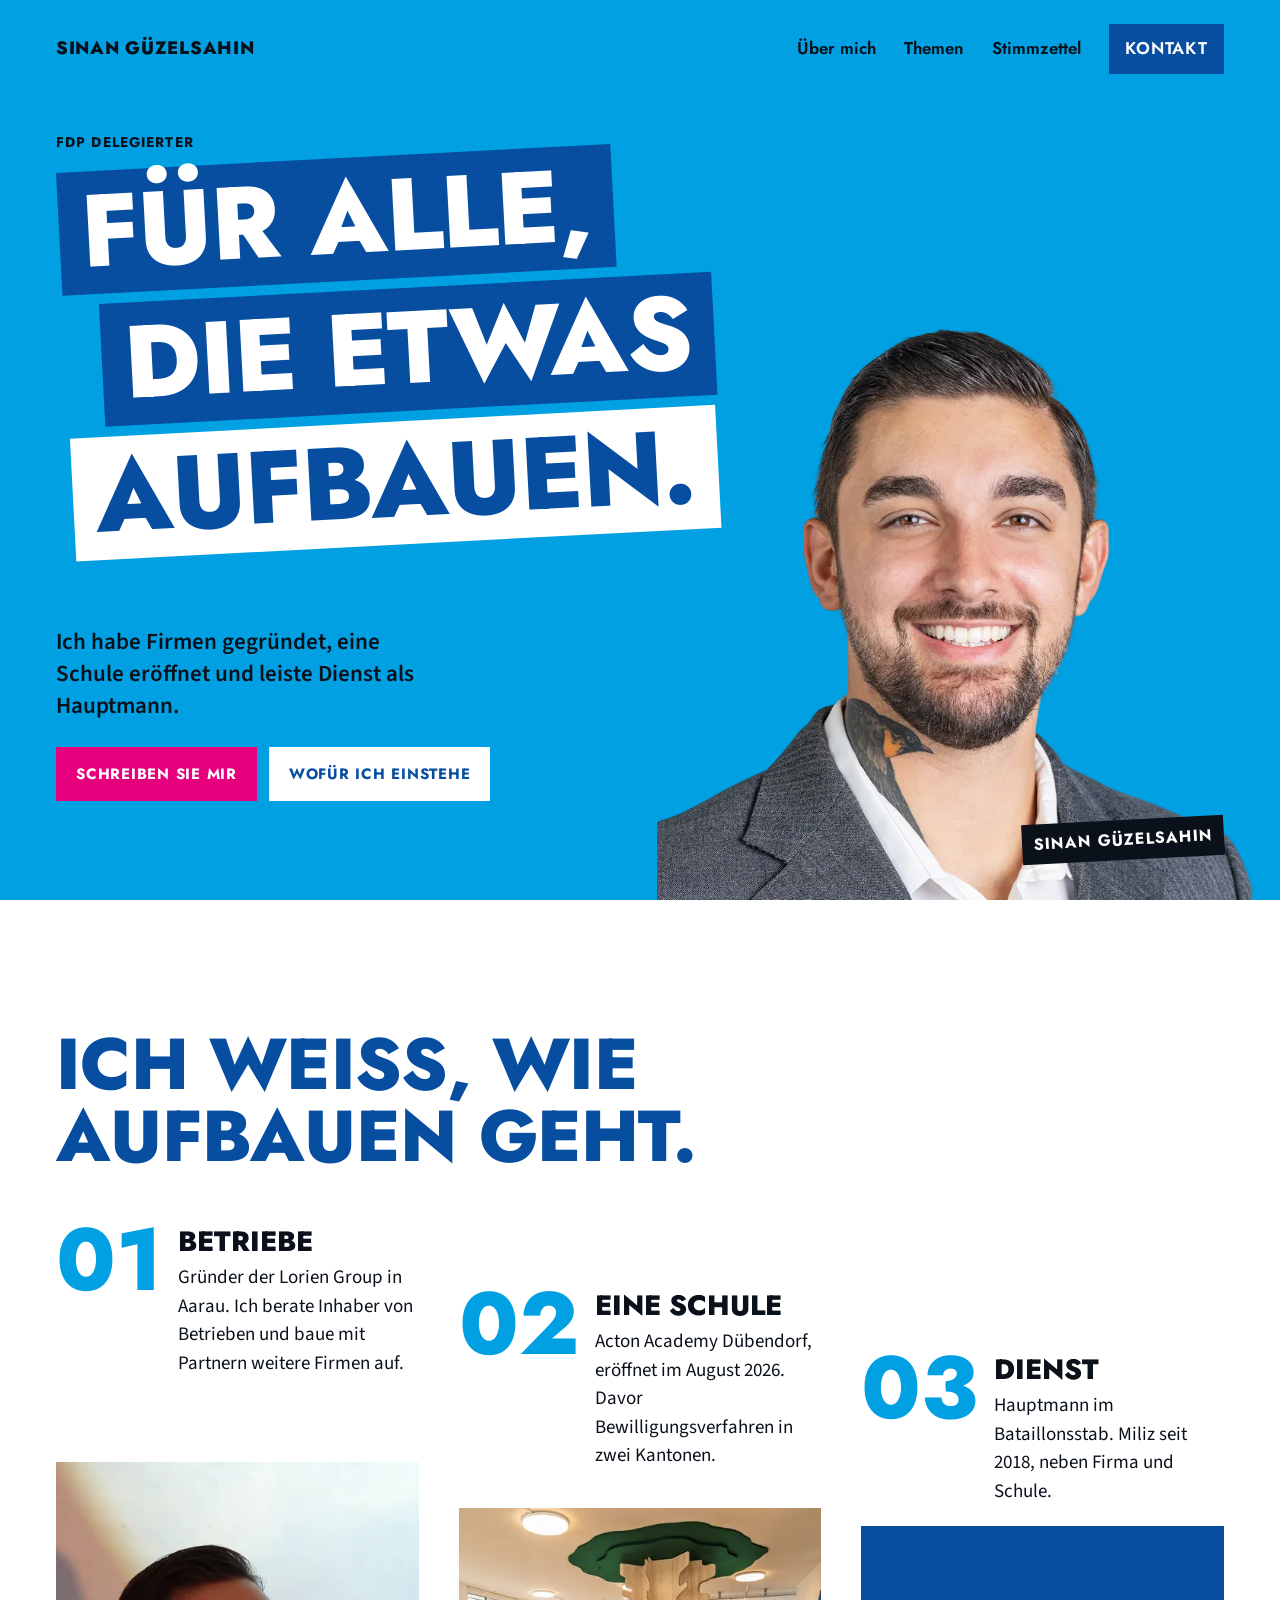
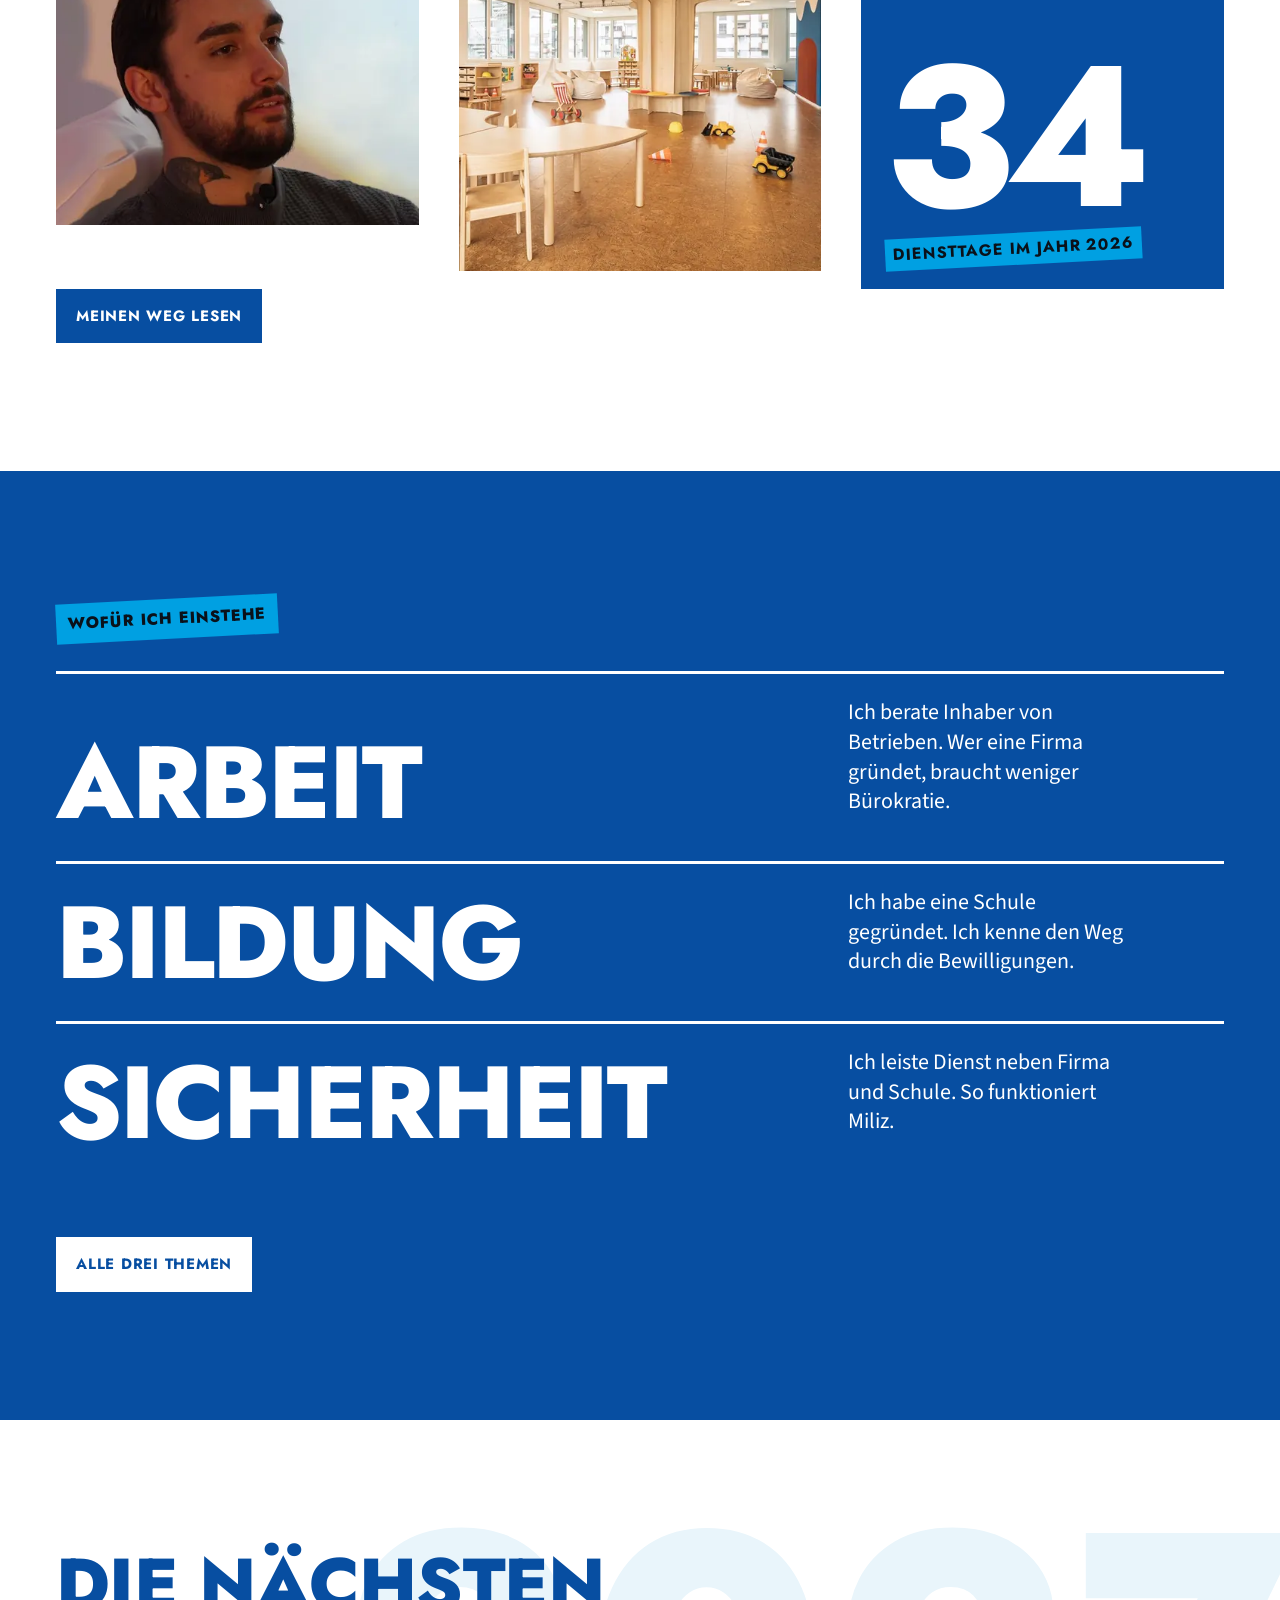
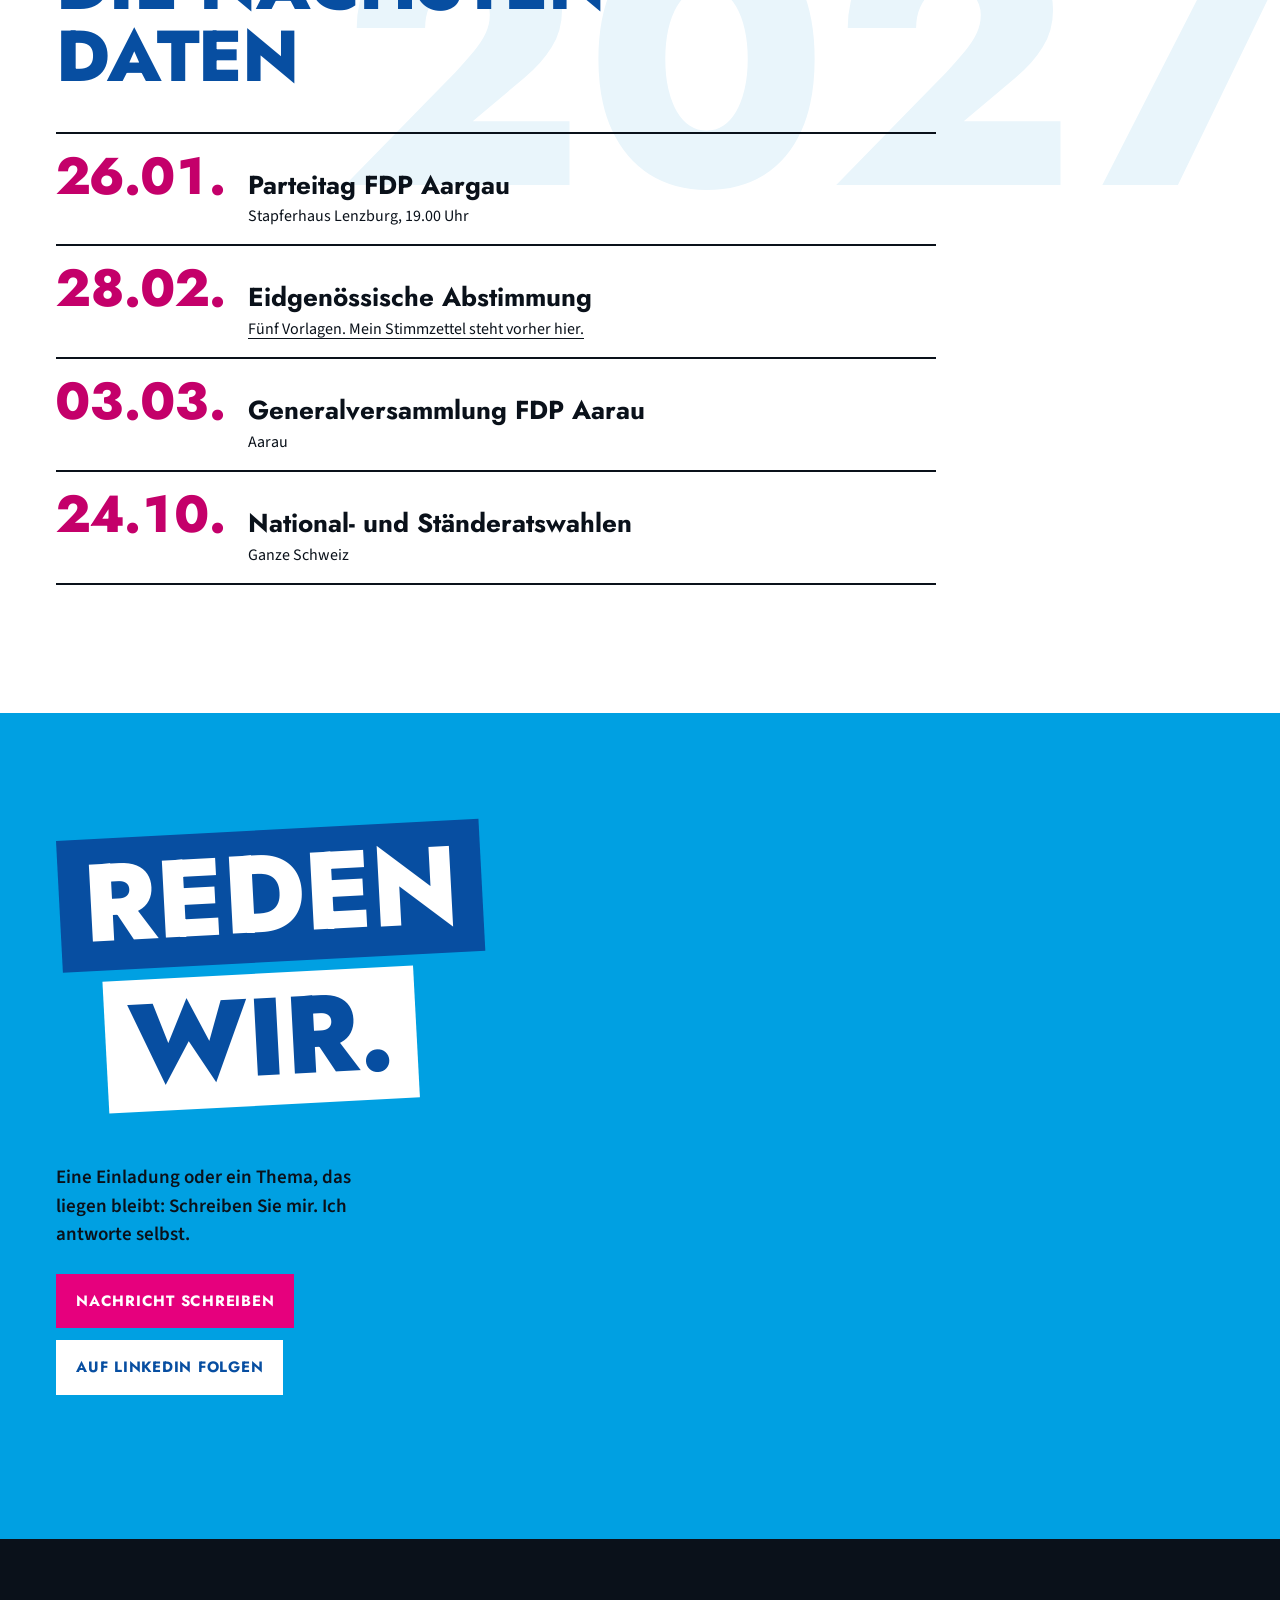
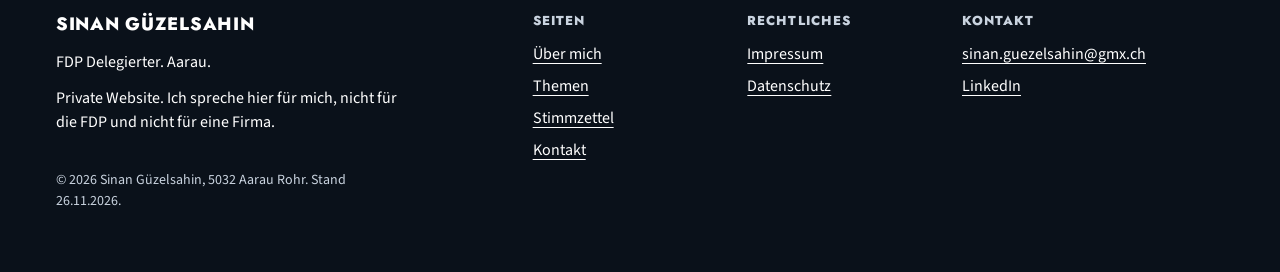
<file: index.html>
<!doctype html>
<html lang="de-CH">
<head>
<meta charset="utf-8">
<meta name="viewport" content="width=device-width, initial-scale=1">
<title>Sinan Güzelsahin. Für alle, die etwas aufbauen.</title>
<meta name="description" content="Sinan Güzelsahin aus Aarau: Unternehmer, Schulgründer und Hauptmann. FDP Delegierter. Wofür er einsteht und wie er stimmt.">
<meta name="robots" content="noindex, nofollow">
<link rel="canonical" href="https://leitung-gif.github.io/sinan-antritt/">
<meta name="author" content="Sinan Güzelsahin">
<meta name="theme-color" content="#00a0e2">
<link rel="icon" href="favicon.ico" sizes="32x32">
<link rel="icon" href="icon.svg" type="image/svg+xml">
<link rel="apple-touch-icon" href="apple-touch-icon.png">
<link rel="manifest" href="site.webmanifest">
<link rel="preload" href="schrift/jost.woff2" as="font" type="font/woff2" crossorigin>
<link rel="stylesheet" href="css/stil.css?v=797c60c5">
<meta property="og:type" content="website">
<meta property="og:site_name" content="Sinan Güzelsahin">
<meta property="og:locale" content="de_CH">
<meta property="og:title" content="Sinan Güzelsahin. Für alle, die etwas aufbauen.">
<meta property="og:description" content="Sinan Güzelsahin aus Aarau: Unternehmer, Schulgründer und Hauptmann. FDP Delegierter. Wofür er einsteht und wie er stimmt.">
<meta property="og:url" content="https://leitung-gif.github.io/sinan-antritt/">
<meta property="og:image" content="https://leitung-gif.github.io/sinan-antritt/bilder/og.jpg">
<meta property="og:image:width" content="1200">
<meta property="og:image:height" content="630">
<meta property="og:image:alt" content="Für alle, die etwas aufbauen. Sinan Güzelsahin vor cyanfarbenem Grund.">
<meta name="twitter:card" content="summary_large_image">
<meta name="twitter:title" content="Sinan Güzelsahin. Für alle, die etwas aufbauen.">
<meta name="twitter:description" content="Sinan Güzelsahin aus Aarau: Unternehmer, Schulgründer und Hauptmann. FDP Delegierter. Wofür er einsteht und wie er stimmt.">
<meta name="twitter:image" content="https://leitung-gif.github.io/sinan-antritt/bilder/og.jpg">
<script type="application/ld+json">{"@context": "https://schema.org", "@graph": [{"@type": "WebSite", "@id": "https://leitung-gif.github.io/sinan-antritt/#website", "url": "https://leitung-gif.github.io/sinan-antritt/", "name": "Sinan Güzelsahin", "inLanguage": "de-CH", "publisher": {"@id": "https://leitung-gif.github.io/sinan-antritt/#person"}}, {"@type": "Person", "@id": "https://leitung-gif.github.io/sinan-antritt/#person", "name": "Sinan Güzelsahin", "alternateName": ["Sinan Guezelsahin", "Sinan Guzelsahin"], "url": "https://leitung-gif.github.io/sinan-antritt/", "image": "https://leitung-gif.github.io/sinan-antritt/bilder/sinan-studio-1024.jpg", "description": "Sinan Güzelsahin, Jahrgang 1998, ist Unternehmer, Schulgründer und Hauptmann der Schweizer Armee. Er ist in Brunegg aufgewachsen und lebt in Aarau. Er ist FDP Delegierter und sitzt im Vorstand der FDP Aarau und des FORUM AARGAU.", "jobTitle": "Unternehmer", "email": "mailto:sinan.guezelsahin@gmx.ch", "birthDate": "1998", "homeLocation": {"@type": "Place", "name": "Aarau, Schweiz"}, "worksFor": [{"@id": "https://leitung-gif.github.io/sinan-antritt/#lorien"}, {"@type": "Organization", "name": "Acton Academy Dübendorf AG"}], "memberOf": [{"@type": "Organization", "name": "FDP.Die Liberalen Aarau"}, {"@type": "Organization", "name": "Jungfreisinnige Aarau-Lenzburg-Kulm"}, {"@type": "Organization", "name": "FORUM AARGAU"}], "knowsAbout": ["Unternehmertum", "Bildung", "Milizarmee"], "sameAs": ["https://www.linkedin.com/in/sinan-guezelsahin"]}, {"@type": "Organization", "@id": "https://leitung-gif.github.io/sinan-antritt/#lorien", "name": "Lorien Group", "url": "https://lorien.group/", "founder": {"@id": "https://leitung-gif.github.io/sinan-antritt/#person"}}, {"@type": "WebPage", "@id": "https://leitung-gif.github.io/sinan-antritt/#seite", "url": "https://leitung-gif.github.io/sinan-antritt/", "name": "Sinan Güzelsahin. Für alle, die etwas aufbauen.", "description": "Sinan Güzelsahin aus Aarau: Unternehmer, Schulgründer und Hauptmann. FDP Delegierter. Wofür er einsteht und wie er stimmt.", "inLanguage": "de-CH", "isPartOf": {"@id": "https://leitung-gif.github.io/sinan-antritt/#website"}, "about": {"@id": "https://leitung-gif.github.io/sinan-antritt/#person"}, "dateModified": "2026-11-26"}]}</script>
</head>
<body class="start">
<a class="sprung" href="#inhalt">Zum Inhalt</a>
<header class="kopf">
<a class="marke" href="./">Sinan Güzelsahin</a>
<div class="kopf__rechts">
<nav class="nav" aria-label="Hauptnavigation"><ul><li><a href="ueber-mich.html">Über mich</a></li><li><a href="themen.html">Themen</a></li><li><a href="stimmzettel.html">Stimmzettel</a></li><li><a class="kopf__knopf" href="kontakt.html">Kontakt</a></li></ul></nav>
<details class="menue"><summary>Menü</summary><nav aria-label="Hauptnavigation mobil"><ul><li><a href="./">Start</a></li><li><a href="ueber-mich.html">Über mich</a></li><li><a href="themen.html">Themen</a></li><li><a href="stimmzettel.html">Stimmzettel</a></li><li><a href="kontakt.html">Kontakt</a></li></ul></nav></details>
</div>
</header>
<main id="inhalt">
<section class="plakat plakat--start" id="oben">
<div class="plakat__text">
<p class="plakat__rolle">FDP Delegierter</p>
<h1 class="balken " style="--n:9.5"><span>Für alle,</span><span>die etwas</span><span>aufbauen.</span></h1>
<p class="plakat__satz">Ich habe Firmen gegründet, eine Schule eröffnet und leiste Dienst als Hauptmann.</p>
<p class="knoepfe"><a class="knopf knopf--magenta" href="kontakt.html">Schreiben Sie mir</a>
<a class="knopf knopf--weiss" href="themen.html">Wofür ich einstehe</a></p>
</div>
<picture class="plakat__bild"><source type="image/webp" srcset="bilder/sinan-studio-480.webp 480w, bilder/sinan-studio-800.webp 800w, bilder/sinan-studio-1024.webp 1024w" sizes="(min-width:900px) 46vw, 96vw"><img src="bilder/sinan-studio-1024.jpg" srcset="bilder/sinan-studio-480.jpg 480w, bilder/sinan-studio-800.jpg 800w, bilder/sinan-studio-1024.jpg 1024w" sizes="(min-width:900px) 46vw, 96vw" width="1024" height="1024" alt="Sinan Güzelsahin lacht in die Kamera, grauer Veston, weisses Hemd" fetchpriority="high"></picture>
<p class="plakat__name" aria-hidden="true">Sinan Güzelsahin</p>
</section>

<section class="abschnitt gebaut" aria-labelledby="gebaut">
<h2 class="titel" id="gebaut">Ich weiss, wie Aufbauen geht.</h2>
<ol class="gebaut__liste"><li><span class="gebaut__nr" aria-hidden="true">01</span><div><h3>Betriebe</h3><p>Gründer der Lorien Group in Aarau. Ich berate Inhaber von Betrieben und baue mit Partnern weitere Firmen auf.</p></div><figure class="gebaut__bild"><picture><source type="image/webp" srcset="bilder/sinan-profil-480.webp 480w, bilder/sinan-profil-800.webp 800w" sizes="(min-width:900px) 30vw, 92vw"><img src="bilder/sinan-profil-800.jpg" srcset="bilder/sinan-profil-480.jpg 480w, bilder/sinan-profil-800.jpg 800w" sizes="(min-width:900px) 30vw, 92vw" width="800" height="889" alt="Sinan Güzelsahin im Profil, im Gespräch, helles Licht" loading="lazy" decoding="async"></picture></figure></li><li><span class="gebaut__nr" aria-hidden="true">02</span><div><h3>Eine Schule</h3><p>Acton Academy Dübendorf, eröffnet im August 2026. Davor Bewilligungsverfahren in zwei Kantonen.</p></div><figure class="gebaut__bild"><picture><source type="image/webp" srcset="bilder/acton-raum-480.webp 480w, bilder/acton-raum-800.webp 800w" sizes="(min-width:900px) 30vw, 92vw"><img src="bilder/acton-raum-800.jpg" srcset="bilder/acton-raum-480.jpg 480w, bilder/acton-raum-800.jpg 800w" sizes="(min-width:900px) 30vw, 92vw" width="800" height="1000" alt="Lernraum der Acton Academy Dübendorf mit Holzbaum in der Mitte, Tischen und Spielsachen" loading="lazy" decoding="async"></picture></figure></li><li><span class="gebaut__nr" aria-hidden="true">03</span><div><h3>Dienst</h3><p>Hauptmann im Bataillonsstab. Miliz seit 2018, neben Firma und Schule.</p></div><div class="gebaut__zahl" aria-hidden="true"><b>34</b><span>Diensttage im Jahr 2026</span></div></li></ol>
<p class="weiter"><a class="knopf knopf--blau" href="ueber-mich.html">Meinen Weg lesen</a></p>
</section>

<section class="abschnitt dunkel wofuer" aria-labelledby="wofuer">
<h2 class="etikett" id="wofuer">Wofür ich einstehe</h2>
<ul class="wofuer__liste"><li><h3>Arbeit</h3><p>Ich berate Inhaber von Betrieben. Wer eine Firma gründet, braucht weniger Bürokratie.</p></li><li><h3>Bildung</h3><p>Ich habe eine Schule gegründet. Ich kenne den Weg durch die Bewilligungen.</p></li><li><h3>Sicherheit</h3><p>Ich leiste Dienst neben Firma und Schule. So funktioniert Miliz.</p></li></ul>
<p class="weiter"><a class="knopf knopf--weiss" href="themen.html">Alle drei Themen</a></p>
</section>

<section class="abschnitt daten" aria-labelledby="daten">
<h2 class="titel" id="daten">Die nächsten Daten</h2>
<ul class="daten__liste"><li><time datetime="2027-01-26">26.01.</time><div><strong>Parteitag FDP Aargau</strong><span>Stapferhaus Lenzburg, 19.00 Uhr</span></div></li><li><time datetime="2027-02-28">28.02.</time><div><strong>Eidgenössische Abstimmung</strong><span><a href="stimmzettel.html">Fünf Vorlagen. Mein Stimmzettel steht vorher hier.</a></span></div></li><li><time datetime="2027-03-03">03.03.</time><div><strong>Generalversammlung FDP Aarau</strong><span>Aarau</span></div></li><li><time datetime="2027-10-24">24.10.</time><div><strong>National- und Ständeratswahlen</strong><span>Ganze Schweiz</span></div></li></ul>
<p class="daten__jahr" aria-hidden="true">2027</p>
</section>
<section class="mitmachen" aria-labelledby="reden">
<h2 id="reden" class="balken balken--klein" style="--n:5"><span>Reden</span><span>wir.</span></h2>
<p>Eine Einladung oder ein Thema, das liegen bleibt: Schreiben Sie mir. Ich antworte selbst.</p>
<p class="knoepfe"><a class="knopf knopf--magenta" href="mailto:sinan.guezelsahin@gmx.ch">Nachricht schreiben</a>
<a class="knopf knopf--weiss" href="https://www.linkedin.com/in/sinan-guezelsahin" rel="me noopener">Auf LinkedIn folgen</a></p>
</section>
</main>
<footer class="fuss"><div class="fuss__raster">
<div><a class="marke" href="./">Sinan Güzelsahin</a>
<p>FDP Delegierter. Aarau.</p>
<p>Private Website. Ich spreche hier für mich, nicht für die FDP und nicht für eine Firma.</p></div>
<nav aria-label="Seiten"><span class="fuss__rubrik">Seiten</span><ul><li><a href="ueber-mich.html">Über mich</a></li><li><a href="themen.html">Themen</a></li><li><a href="stimmzettel.html">Stimmzettel</a></li><li><a href="kontakt.html">Kontakt</a></li></ul></nav>
<nav aria-label="Rechtliches"><span class="fuss__rubrik">Rechtliches</span><ul><li><a href="impressum.html">Impressum</a></li><li><a href="datenschutz.html">Datenschutz</a></li></ul></nav>
<div><span class="fuss__rubrik">Kontakt</span><ul><li><a href="mailto:sinan.guezelsahin@gmx.ch">sinan.guezelsahin@gmx.ch</a></li><li><a href="https://www.linkedin.com/in/sinan-guezelsahin" rel="me noopener">LinkedIn</a></li></ul></div>
</div>
<p class="fuss__klein">© 2026 Sinan Güzelsahin, 5032 Aarau Rohr. Stand 26.11.2026.</p>
</footer>

</body>
</html>
</file>
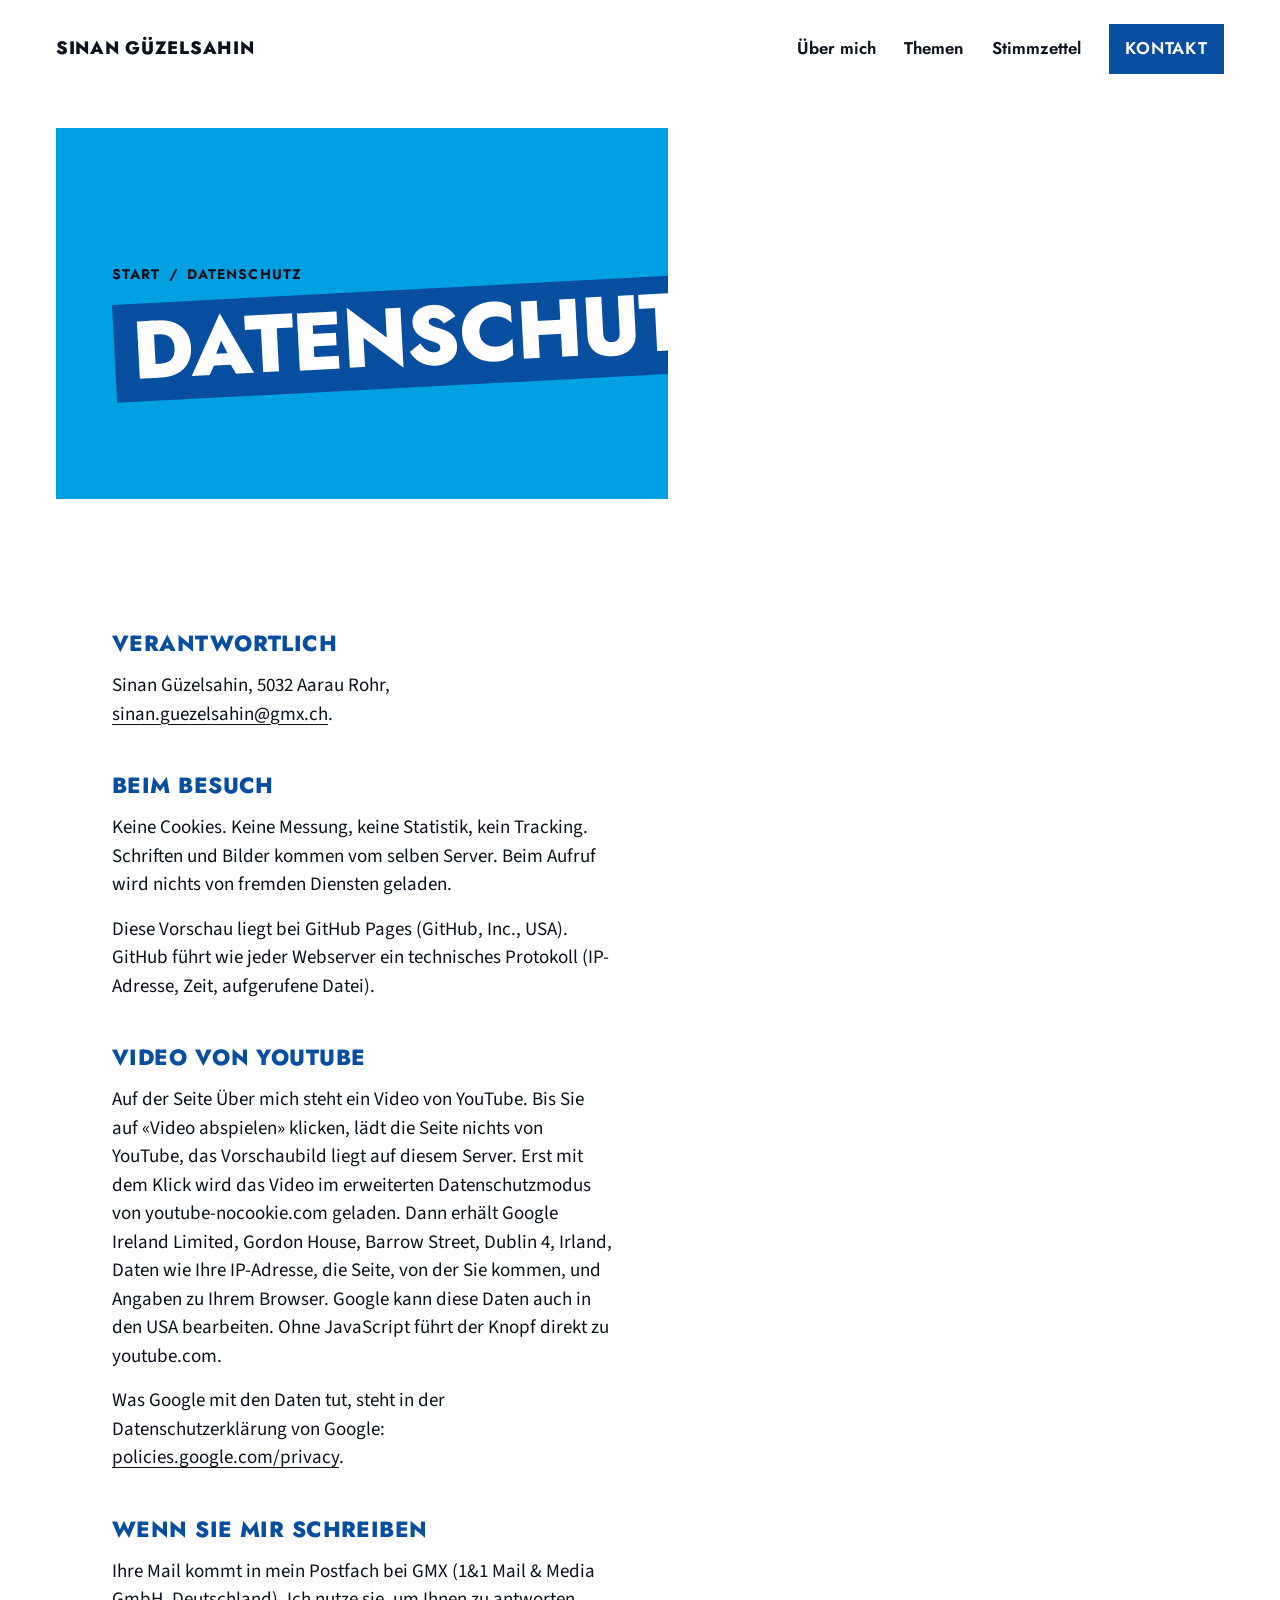
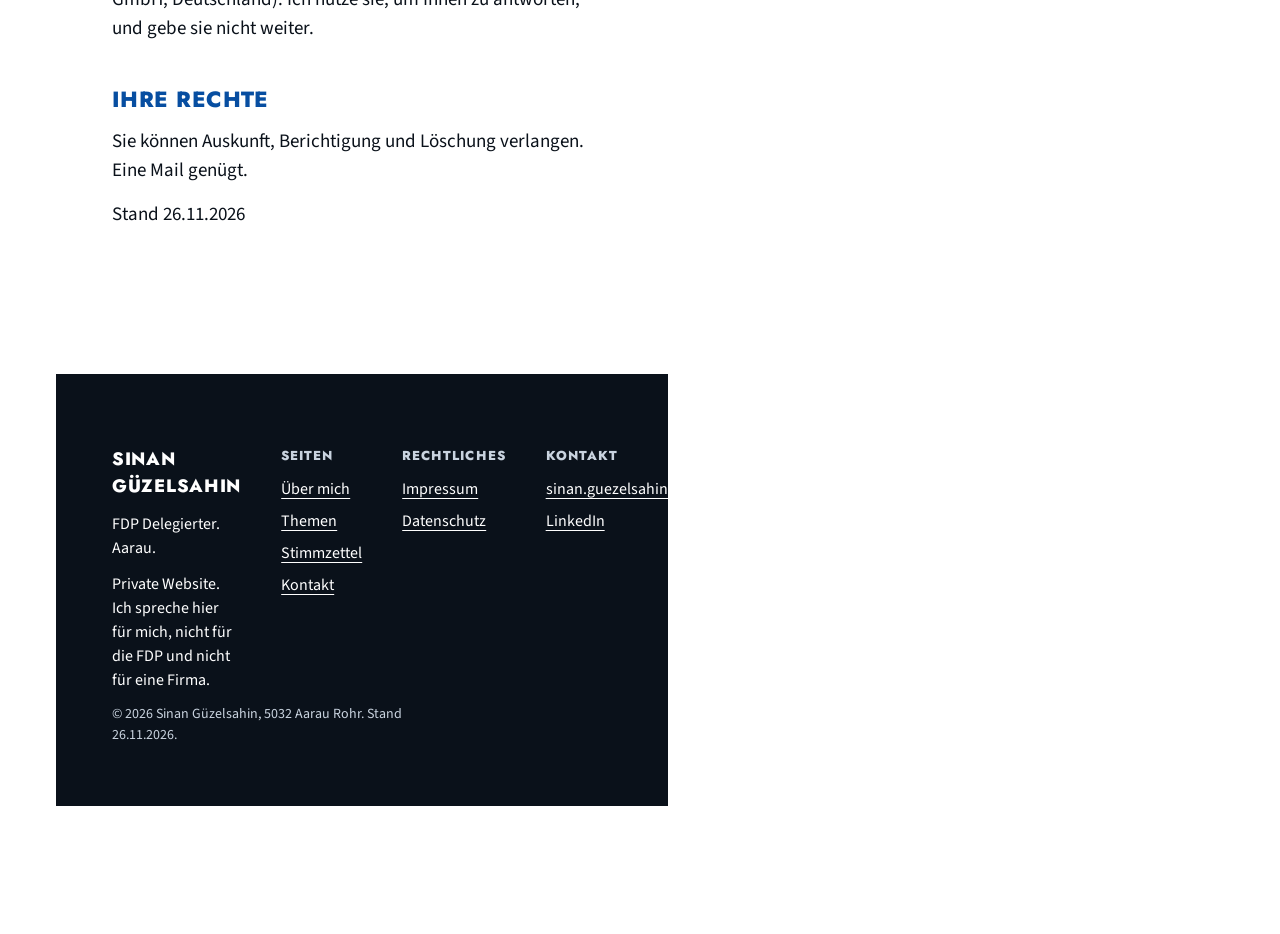
<file: datenschutz.html>
<!doctype html>
<html lang="de-CH">
<head>
<meta charset="utf-8">
<meta name="viewport" content="width=device-width, initial-scale=1">
<title>Datenschutz auf der Website von Sinan Güzelsahin</title>
<meta name="description" content="Diese Website setzt keine Cookies und misst nichts. YouTube lädt erst, wenn Sie ein Video starten. Was beim Besuch und beim Schreiben geschieht.">
<meta name="robots" content="noindex, nofollow">
<link rel="canonical" href="https://leitung-gif.github.io/sinan-antritt/datenschutz.html">
<meta name="author" content="Sinan Güzelsahin">
<meta name="theme-color" content="#00a0e2">
<link rel="icon" href="favicon.ico" sizes="32x32">
<link rel="icon" href="icon.svg" type="image/svg+xml">
<link rel="apple-touch-icon" href="apple-touch-icon.png">
<link rel="manifest" href="site.webmanifest">
<link rel="preload" href="schrift/jost.woff2" as="font" type="font/woff2" crossorigin>
<link rel="stylesheet" href="css/stil.css?v=797c60c5">
<meta property="og:type" content="website">
<meta property="og:site_name" content="Sinan Güzelsahin">
<meta property="og:locale" content="de_CH">
<meta property="og:title" content="Datenschutz auf der Website von Sinan Güzelsahin">
<meta property="og:description" content="Diese Website setzt keine Cookies und misst nichts. YouTube lädt erst, wenn Sie ein Video starten. Was beim Besuch und beim Schreiben geschieht.">
<meta property="og:url" content="https://leitung-gif.github.io/sinan-antritt/datenschutz.html">
<meta property="og:image" content="https://leitung-gif.github.io/sinan-antritt/bilder/og-datenschutz.jpg">
<meta property="og:image:width" content="1200">
<meta property="og:image:height" content="630">
<meta property="og:image:alt" content="Datenschutz Sinan Güzelsahin vor cyanfarbenem Grund.">
<meta name="twitter:card" content="summary_large_image">
<meta name="twitter:title" content="Datenschutz auf der Website von Sinan Güzelsahin">
<meta name="twitter:description" content="Diese Website setzt keine Cookies und misst nichts. YouTube lädt erst, wenn Sie ein Video starten. Was beim Besuch und beim Schreiben geschieht.">
<meta name="twitter:image" content="https://leitung-gif.github.io/sinan-antritt/bilder/og-datenschutz.jpg">
<script type="application/ld+json">{"@context": "https://schema.org", "@graph": [{"@type": "WebSite", "@id": "https://leitung-gif.github.io/sinan-antritt/#website", "url": "https://leitung-gif.github.io/sinan-antritt/", "name": "Sinan Güzelsahin", "inLanguage": "de-CH", "publisher": {"@id": "https://leitung-gif.github.io/sinan-antritt/#person"}}, {"@type": "Person", "@id": "https://leitung-gif.github.io/sinan-antritt/#person", "name": "Sinan Güzelsahin", "alternateName": ["Sinan Guezelsahin", "Sinan Guzelsahin"], "url": "https://leitung-gif.github.io/sinan-antritt/", "image": "https://leitung-gif.github.io/sinan-antritt/bilder/sinan-studio-1024.jpg", "description": "Sinan Güzelsahin, Jahrgang 1998, ist Unternehmer, Schulgründer und Hauptmann der Schweizer Armee. Er ist in Brunegg aufgewachsen und lebt in Aarau. Er ist FDP Delegierter und sitzt im Vorstand der FDP Aarau und des FORUM AARGAU.", "jobTitle": "Unternehmer", "email": "mailto:sinan.guezelsahin@gmx.ch", "birthDate": "1998", "homeLocation": {"@type": "Place", "name": "Aarau, Schweiz"}, "worksFor": [{"@id": "https://leitung-gif.github.io/sinan-antritt/#lorien"}, {"@type": "Organization", "name": "Acton Academy Dübendorf AG"}], "memberOf": [{"@type": "Organization", "name": "FDP.Die Liberalen Aarau"}, {"@type": "Organization", "name": "Jungfreisinnige Aarau-Lenzburg-Kulm"}, {"@type": "Organization", "name": "FORUM AARGAU"}], "knowsAbout": ["Unternehmertum", "Bildung", "Milizarmee"], "sameAs": ["https://www.linkedin.com/in/sinan-guezelsahin"]}, {"@type": "Organization", "@id": "https://leitung-gif.github.io/sinan-antritt/#lorien", "name": "Lorien Group", "url": "https://lorien.group/", "founder": {"@id": "https://leitung-gif.github.io/sinan-antritt/#person"}}, {"@type": "WebPage", "@id": "https://leitung-gif.github.io/sinan-antritt/datenschutz.html#seite", "url": "https://leitung-gif.github.io/sinan-antritt/datenschutz.html", "name": "Datenschutz auf der Website von Sinan Güzelsahin", "description": "Diese Website setzt keine Cookies und misst nichts. YouTube lädt erst, wenn Sie ein Video starten. Was beim Besuch und beim Schreiben geschieht.", "inLanguage": "de-CH", "isPartOf": {"@id": "https://leitung-gif.github.io/sinan-antritt/#website"}, "about": {"@id": "https://leitung-gif.github.io/sinan-antritt/#person"}, "dateModified": "2026-11-26"}, {"@type": "BreadcrumbList", "itemListElement": [{"@type": "ListItem", "position": 1, "name": "Start", "item": "https://leitung-gif.github.io/sinan-antritt/"}, {"@type": "ListItem", "position": 2, "name": "Datenschutz", "item": "https://leitung-gif.github.io/sinan-antritt/datenschutz.html"}]}]}</script>
</head>
<body class="recht">
<a class="sprung" href="#inhalt">Zum Inhalt</a>
<header class="kopf">
<a class="marke" href="./">Sinan Güzelsahin</a>
<div class="kopf__rechts">
<nav class="nav" aria-label="Hauptnavigation"><ul><li><a href="ueber-mich.html">Über mich</a></li><li><a href="themen.html">Themen</a></li><li><a href="stimmzettel.html">Stimmzettel</a></li><li><a class="kopf__knopf" href="kontakt.html">Kontakt</a></li></ul></nav>
<details class="menue"><summary>Menü</summary><nav aria-label="Hauptnavigation mobil"><ul><li><a href="./">Start</a></li><li><a href="ueber-mich.html">Über mich</a></li><li><a href="themen.html">Themen</a></li><li><a href="stimmzettel.html">Stimmzettel</a></li><li><a href="kontakt.html">Kontakt</a></li></ul></nav></details>
</div>
</header>
<main id="inhalt">
<section class="plakat plakat--seite">
<div class="plakat__text"><nav class="krume" aria-label="Brotkrume"><ol><li><a href="./">Start</a></li><li aria-current="page">Datenschutz</li></ol></nav>
<h1 class="balken balken--seite" style="--n:11"><span>Datenschutz</span></h1></div>

</section>
<section class="recht">
<h2>Verantwortlich</h2>
<p>Sinan Güzelsahin, 5032 Aarau Rohr, <a href="mailto:sinan.guezelsahin@gmx.ch">sinan.guezelsahin@gmx.ch</a>.</p>
<h2>Beim Besuch</h2>
<p>Keine Cookies. Keine Messung, keine Statistik, kein Tracking. Schriften und Bilder kommen vom selben Server. Beim Aufruf wird nichts von fremden Diensten geladen.</p>
<p data-hosting>Diese Vorschau liegt bei GitHub Pages (GitHub, Inc., USA). GitHub führt wie jeder Webserver ein technisches Protokoll (IP-Adresse, Zeit, aufgerufene Datei).</p>
<h2 id="youtube">Video von YouTube</h2>
<p>Auf der Seite Über mich steht ein Video von YouTube. Bis Sie auf «Video abspielen» klicken, lädt die Seite nichts von YouTube, das Vorschaubild liegt auf diesem Server. Erst mit dem Klick wird das Video im erweiterten Datenschutzmodus von youtube-nocookie.com geladen. Dann erhält Google Ireland Limited, Gordon House, Barrow Street, Dublin 4, Irland, Daten wie Ihre IP-Adresse, die Seite, von der Sie kommen, und Angaben zu Ihrem Browser. Google kann diese Daten auch in den USA bearbeiten. Ohne JavaScript führt der Knopf direkt zu youtube.com.</p>
<p>Was Google mit den Daten tut, steht in der Datenschutzerklärung von Google: <a href="https://policies.google.com/privacy?hl=de" rel="noopener">policies.google.com/privacy</a>.</p>
<h2>Wenn Sie mir schreiben</h2>
<p>Ihre Mail kommt in mein Postfach bei GMX (1&amp;1 Mail &amp; Media GmbH, Deutschland). Ich nutze sie, um Ihnen zu antworten, und gebe sie nicht weiter.</p>
<h2>Ihre Rechte</h2>
<p>Sie können Auskunft, Berichtigung und Löschung verlangen. Eine Mail genügt.</p>
<p>Stand 26.11.2026</p>
</section>
</main>
<footer class="fuss"><div class="fuss__raster">
<div><a class="marke" href="./">Sinan Güzelsahin</a>
<p>FDP Delegierter. Aarau.</p>
<p>Private Website. Ich spreche hier für mich, nicht für die FDP und nicht für eine Firma.</p></div>
<nav aria-label="Seiten"><span class="fuss__rubrik">Seiten</span><ul><li><a href="ueber-mich.html">Über mich</a></li><li><a href="themen.html">Themen</a></li><li><a href="stimmzettel.html">Stimmzettel</a></li><li><a href="kontakt.html">Kontakt</a></li></ul></nav>
<nav aria-label="Rechtliches"><span class="fuss__rubrik">Rechtliches</span><ul><li><a href="impressum.html">Impressum</a></li><li><a href="datenschutz.html">Datenschutz</a></li></ul></nav>
<div><span class="fuss__rubrik">Kontakt</span><ul><li><a href="mailto:sinan.guezelsahin@gmx.ch">sinan.guezelsahin@gmx.ch</a></li><li><a href="https://www.linkedin.com/in/sinan-guezelsahin" rel="me noopener">LinkedIn</a></li></ul></div>
</div>
<p class="fuss__klein">© 2026 Sinan Güzelsahin, 5032 Aarau Rohr. Stand 26.11.2026.</p>
</footer>

</body>
</html>
</file>
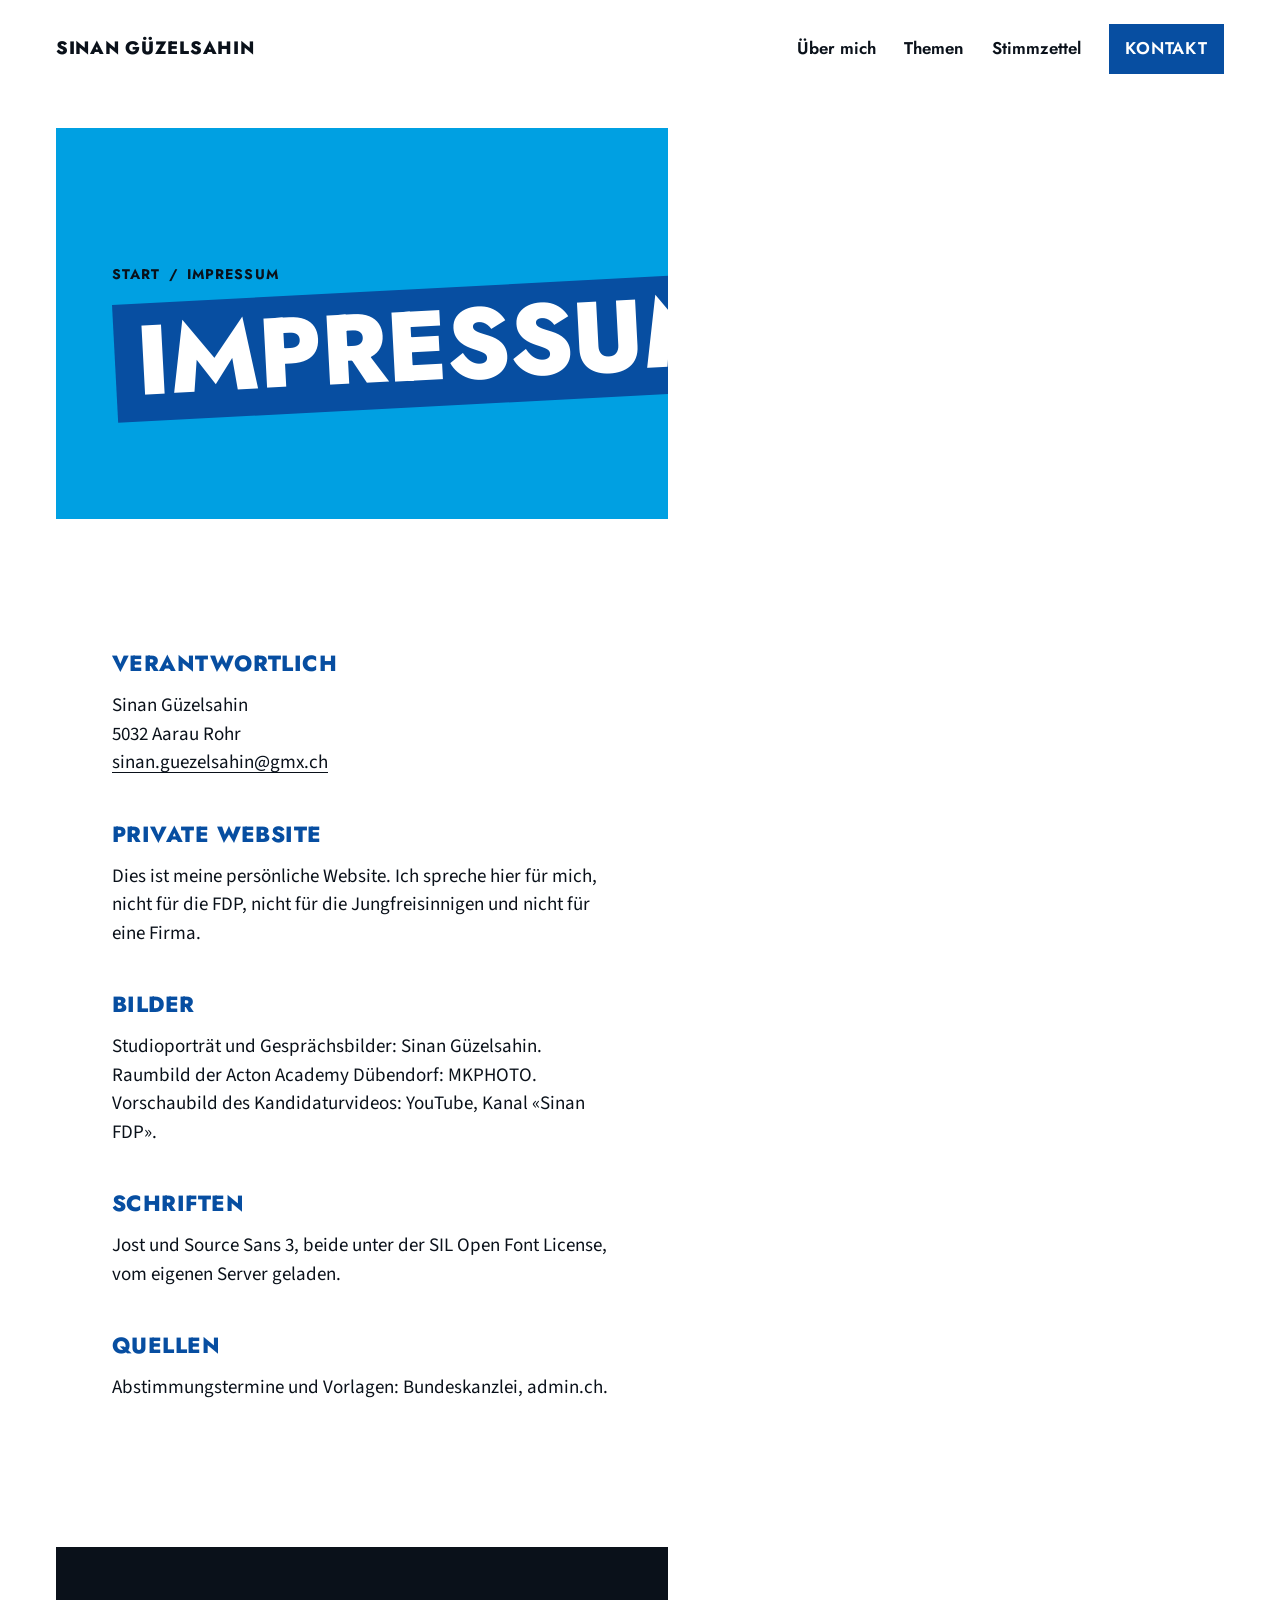
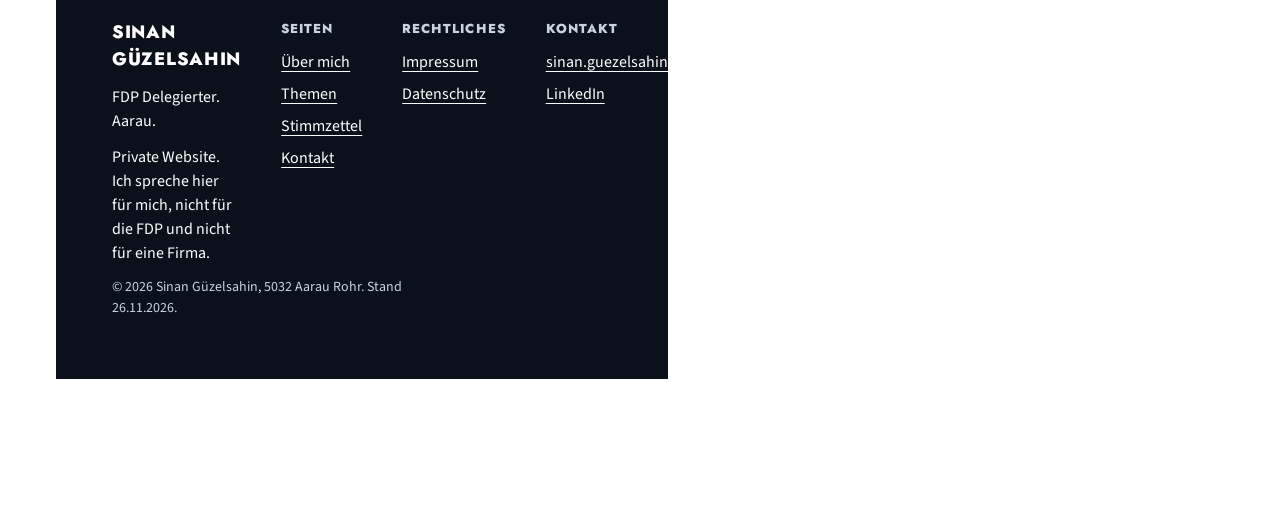
<file: impressum.html>
<!doctype html>
<html lang="de-CH">
<head>
<meta charset="utf-8">
<meta name="viewport" content="width=device-width, initial-scale=1">
<title>Impressum der Website von Sinan Güzelsahin</title>
<meta name="description" content="Verantwortlich für diese private Website: Sinan Güzelsahin, 5032 Aarau Rohr. Kontakt, Bildnachweis und Schriften.">
<meta name="robots" content="noindex, nofollow">
<link rel="canonical" href="https://leitung-gif.github.io/sinan-antritt/impressum.html">
<meta name="author" content="Sinan Güzelsahin">
<meta name="theme-color" content="#00a0e2">
<link rel="icon" href="favicon.ico" sizes="32x32">
<link rel="icon" href="icon.svg" type="image/svg+xml">
<link rel="apple-touch-icon" href="apple-touch-icon.png">
<link rel="manifest" href="site.webmanifest">
<link rel="preload" href="schrift/jost.woff2" as="font" type="font/woff2" crossorigin>
<link rel="stylesheet" href="css/stil.css?v=797c60c5">
<meta property="og:type" content="website">
<meta property="og:site_name" content="Sinan Güzelsahin">
<meta property="og:locale" content="de_CH">
<meta property="og:title" content="Impressum der Website von Sinan Güzelsahin">
<meta property="og:description" content="Verantwortlich für diese private Website: Sinan Güzelsahin, 5032 Aarau Rohr. Kontakt, Bildnachweis und Schriften.">
<meta property="og:url" content="https://leitung-gif.github.io/sinan-antritt/impressum.html">
<meta property="og:image" content="https://leitung-gif.github.io/sinan-antritt/bilder/og-impressum.jpg">
<meta property="og:image:width" content="1200">
<meta property="og:image:height" content="630">
<meta property="og:image:alt" content="Impressum Sinan Güzelsahin vor cyanfarbenem Grund.">
<meta name="twitter:card" content="summary_large_image">
<meta name="twitter:title" content="Impressum der Website von Sinan Güzelsahin">
<meta name="twitter:description" content="Verantwortlich für diese private Website: Sinan Güzelsahin, 5032 Aarau Rohr. Kontakt, Bildnachweis und Schriften.">
<meta name="twitter:image" content="https://leitung-gif.github.io/sinan-antritt/bilder/og-impressum.jpg">
<script type="application/ld+json">{"@context": "https://schema.org", "@graph": [{"@type": "WebSite", "@id": "https://leitung-gif.github.io/sinan-antritt/#website", "url": "https://leitung-gif.github.io/sinan-antritt/", "name": "Sinan Güzelsahin", "inLanguage": "de-CH", "publisher": {"@id": "https://leitung-gif.github.io/sinan-antritt/#person"}}, {"@type": "Person", "@id": "https://leitung-gif.github.io/sinan-antritt/#person", "name": "Sinan Güzelsahin", "alternateName": ["Sinan Guezelsahin", "Sinan Guzelsahin"], "url": "https://leitung-gif.github.io/sinan-antritt/", "image": "https://leitung-gif.github.io/sinan-antritt/bilder/sinan-studio-1024.jpg", "description": "Sinan Güzelsahin, Jahrgang 1998, ist Unternehmer, Schulgründer und Hauptmann der Schweizer Armee. Er ist in Brunegg aufgewachsen und lebt in Aarau. Er ist FDP Delegierter und sitzt im Vorstand der FDP Aarau und des FORUM AARGAU.", "jobTitle": "Unternehmer", "email": "mailto:sinan.guezelsahin@gmx.ch", "birthDate": "1998", "homeLocation": {"@type": "Place", "name": "Aarau, Schweiz"}, "worksFor": [{"@id": "https://leitung-gif.github.io/sinan-antritt/#lorien"}, {"@type": "Organization", "name": "Acton Academy Dübendorf AG"}], "memberOf": [{"@type": "Organization", "name": "FDP.Die Liberalen Aarau"}, {"@type": "Organization", "name": "Jungfreisinnige Aarau-Lenzburg-Kulm"}, {"@type": "Organization", "name": "FORUM AARGAU"}], "knowsAbout": ["Unternehmertum", "Bildung", "Milizarmee"], "sameAs": ["https://www.linkedin.com/in/sinan-guezelsahin"]}, {"@type": "Organization", "@id": "https://leitung-gif.github.io/sinan-antritt/#lorien", "name": "Lorien Group", "url": "https://lorien.group/", "founder": {"@id": "https://leitung-gif.github.io/sinan-antritt/#person"}}, {"@type": "WebPage", "@id": "https://leitung-gif.github.io/sinan-antritt/impressum.html#seite", "url": "https://leitung-gif.github.io/sinan-antritt/impressum.html", "name": "Impressum der Website von Sinan Güzelsahin", "description": "Verantwortlich für diese private Website: Sinan Güzelsahin, 5032 Aarau Rohr. Kontakt, Bildnachweis und Schriften.", "inLanguage": "de-CH", "isPartOf": {"@id": "https://leitung-gif.github.io/sinan-antritt/#website"}, "about": {"@id": "https://leitung-gif.github.io/sinan-antritt/#person"}, "dateModified": "2026-11-26"}, {"@type": "BreadcrumbList", "itemListElement": [{"@type": "ListItem", "position": 1, "name": "Start", "item": "https://leitung-gif.github.io/sinan-antritt/"}, {"@type": "ListItem", "position": 2, "name": "Impressum", "item": "https://leitung-gif.github.io/sinan-antritt/impressum.html"}]}]}</script>
</head>
<body class="recht">
<a class="sprung" href="#inhalt">Zum Inhalt</a>
<header class="kopf">
<a class="marke" href="./">Sinan Güzelsahin</a>
<div class="kopf__rechts">
<nav class="nav" aria-label="Hauptnavigation"><ul><li><a href="ueber-mich.html">Über mich</a></li><li><a href="themen.html">Themen</a></li><li><a href="stimmzettel.html">Stimmzettel</a></li><li><a class="kopf__knopf" href="kontakt.html">Kontakt</a></li></ul></nav>
<details class="menue"><summary>Menü</summary><nav aria-label="Hauptnavigation mobil"><ul><li><a href="./">Start</a></li><li><a href="ueber-mich.html">Über mich</a></li><li><a href="themen.html">Themen</a></li><li><a href="stimmzettel.html">Stimmzettel</a></li><li><a href="kontakt.html">Kontakt</a></li></ul></nav></details>
</div>
</header>
<main id="inhalt">
<section class="plakat plakat--seite">
<div class="plakat__text"><nav class="krume" aria-label="Brotkrume"><ol><li><a href="./">Start</a></li><li aria-current="page">Impressum</li></ol></nav>
<h1 class="balken balken--seite" style="--n:9"><span>Impressum</span></h1></div>

</section>
<section class="recht">
<h2>Verantwortlich</h2>
<p>Sinan Güzelsahin<br>5032 Aarau Rohr<br><a href="mailto:sinan.guezelsahin@gmx.ch">sinan.guezelsahin@gmx.ch</a></p>
<h2>Private Website</h2>
<p>Dies ist meine persönliche Website. Ich spreche hier für mich, nicht für die FDP, nicht für die Jungfreisinnigen und nicht für eine Firma.</p>
<h2>Bilder</h2>
<p>Studioporträt und Gesprächsbilder: Sinan Güzelsahin. Raumbild der Acton Academy Dübendorf: MKPHOTO. Vorschaubild des Kandidaturvideos: YouTube, Kanal «Sinan FDP».</p>
<h2>Schriften</h2>
<p>Jost und Source Sans 3, beide unter der SIL Open Font License, vom eigenen Server geladen.</p>
<h2>Quellen</h2>
<p>Abstimmungstermine und Vorlagen: Bundeskanzlei, admin.ch.</p>
</section>
</main>
<footer class="fuss"><div class="fuss__raster">
<div><a class="marke" href="./">Sinan Güzelsahin</a>
<p>FDP Delegierter. Aarau.</p>
<p>Private Website. Ich spreche hier für mich, nicht für die FDP und nicht für eine Firma.</p></div>
<nav aria-label="Seiten"><span class="fuss__rubrik">Seiten</span><ul><li><a href="ueber-mich.html">Über mich</a></li><li><a href="themen.html">Themen</a></li><li><a href="stimmzettel.html">Stimmzettel</a></li><li><a href="kontakt.html">Kontakt</a></li></ul></nav>
<nav aria-label="Rechtliches"><span class="fuss__rubrik">Rechtliches</span><ul><li><a href="impressum.html">Impressum</a></li><li><a href="datenschutz.html">Datenschutz</a></li></ul></nav>
<div><span class="fuss__rubrik">Kontakt</span><ul><li><a href="mailto:sinan.guezelsahin@gmx.ch">sinan.guezelsahin@gmx.ch</a></li><li><a href="https://www.linkedin.com/in/sinan-guezelsahin" rel="me noopener">LinkedIn</a></li></ul></div>
</div>
<p class="fuss__klein">© 2026 Sinan Güzelsahin, 5032 Aarau Rohr. Stand 26.11.2026.</p>
</footer>

</body>
</html>
</file>
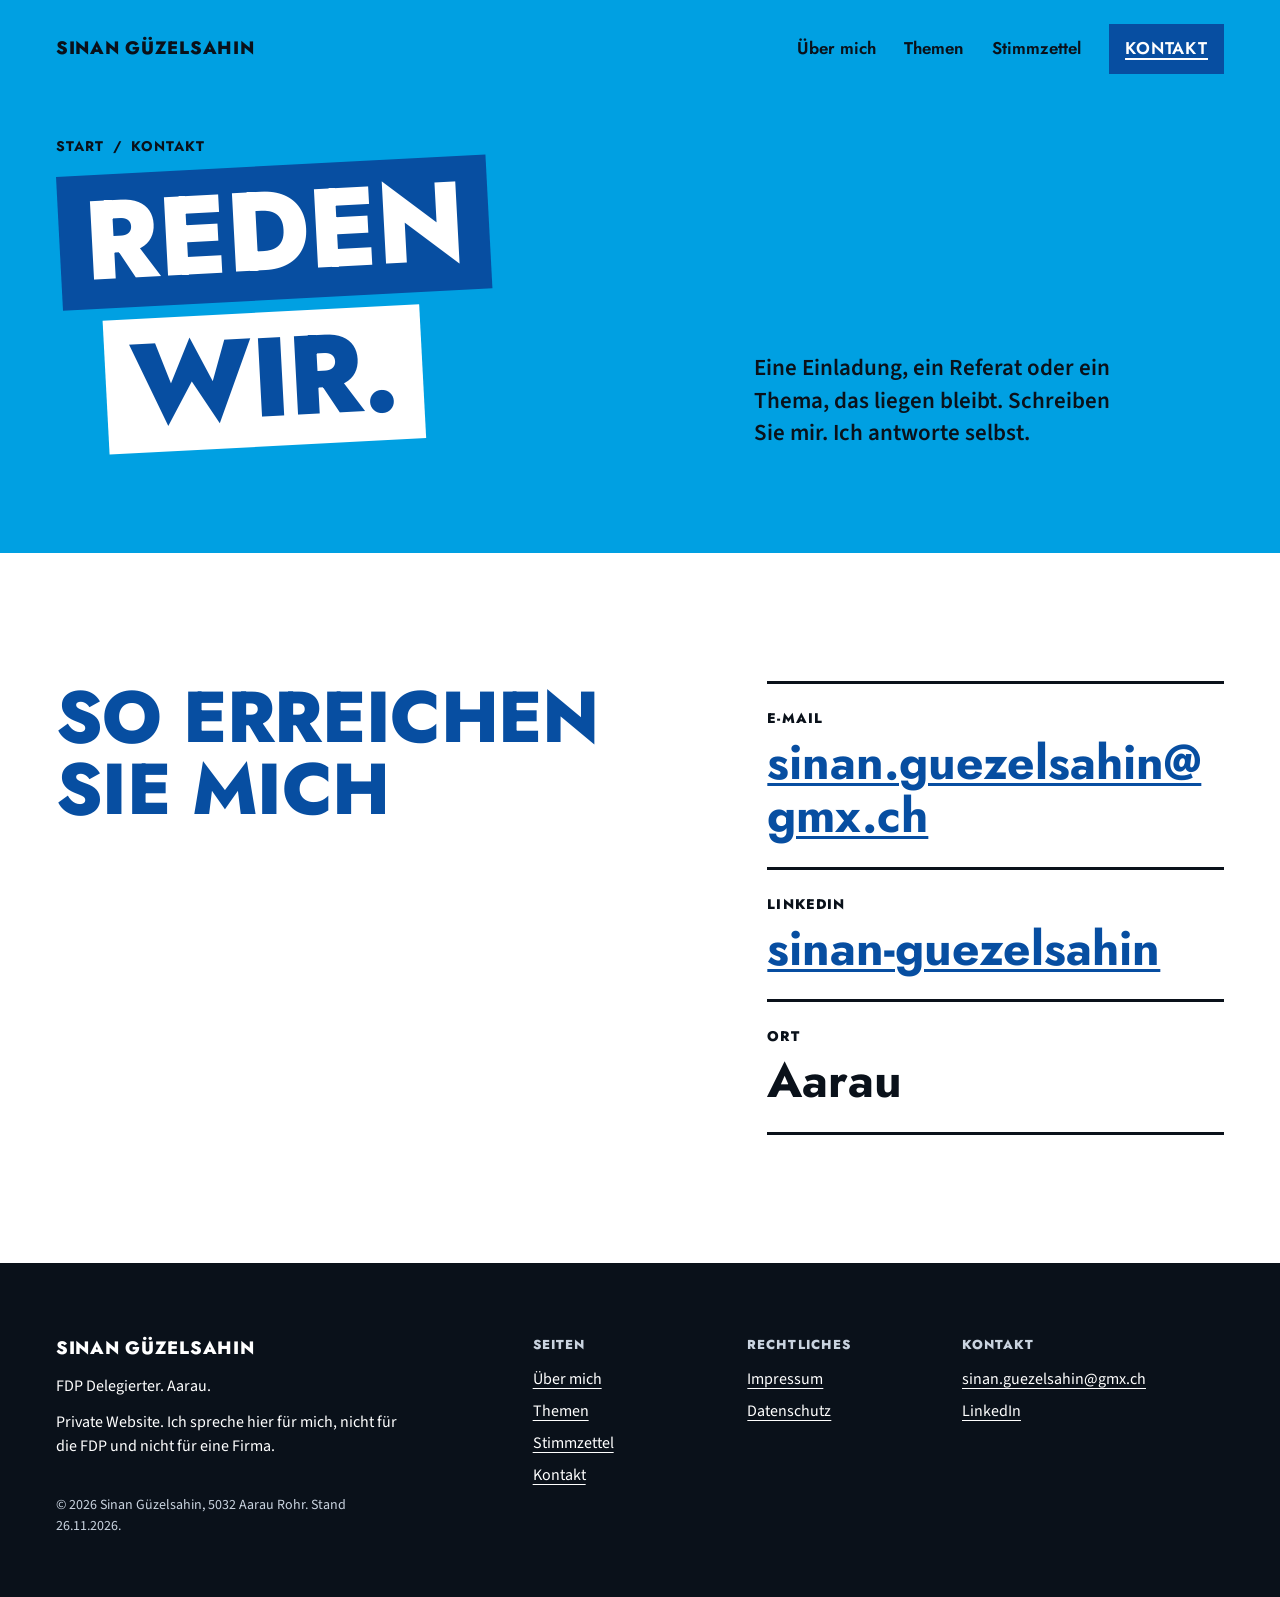
<file: kontakt.html>
<!doctype html>
<html lang="de-CH">
<head>
<meta charset="utf-8">
<meta name="viewport" content="width=device-width, initial-scale=1">
<title>Kontakt: Sinan Güzelsahin, Aarau</title>
<meta name="description" content="Einladung, Referat oder ein Thema, das liegen bleibt: so erreichen Sie Sinan Güzelsahin. Per E-Mail oder auf LinkedIn.">
<meta name="robots" content="noindex, nofollow">
<link rel="canonical" href="https://leitung-gif.github.io/sinan-antritt/kontakt.html">
<meta name="author" content="Sinan Güzelsahin">
<meta name="theme-color" content="#00a0e2">
<link rel="icon" href="favicon.ico" sizes="32x32">
<link rel="icon" href="icon.svg" type="image/svg+xml">
<link rel="apple-touch-icon" href="apple-touch-icon.png">
<link rel="manifest" href="site.webmanifest">
<link rel="preload" href="schrift/jost.woff2" as="font" type="font/woff2" crossorigin>
<link rel="stylesheet" href="css/stil.css?v=797c60c5">
<meta property="og:type" content="website">
<meta property="og:site_name" content="Sinan Güzelsahin">
<meta property="og:locale" content="de_CH">
<meta property="og:title" content="Kontakt: Sinan Güzelsahin, Aarau">
<meta property="og:description" content="Einladung, Referat oder ein Thema, das liegen bleibt: so erreichen Sie Sinan Güzelsahin. Per E-Mail oder auf LinkedIn.">
<meta property="og:url" content="https://leitung-gif.github.io/sinan-antritt/kontakt.html">
<meta property="og:image" content="https://leitung-gif.github.io/sinan-antritt/bilder/og-kontakt.jpg">
<meta property="og:image:width" content="1200">
<meta property="og:image:height" content="630">
<meta property="og:image:alt" content="Reden wir. Sinan Güzelsahin vor cyanfarbenem Grund.">
<meta name="twitter:card" content="summary_large_image">
<meta name="twitter:title" content="Kontakt: Sinan Güzelsahin, Aarau">
<meta name="twitter:description" content="Einladung, Referat oder ein Thema, das liegen bleibt: so erreichen Sie Sinan Güzelsahin. Per E-Mail oder auf LinkedIn.">
<meta name="twitter:image" content="https://leitung-gif.github.io/sinan-antritt/bilder/og-kontakt.jpg">
<script type="application/ld+json">{"@context": "https://schema.org", "@graph": [{"@type": "WebSite", "@id": "https://leitung-gif.github.io/sinan-antritt/#website", "url": "https://leitung-gif.github.io/sinan-antritt/", "name": "Sinan Güzelsahin", "inLanguage": "de-CH", "publisher": {"@id": "https://leitung-gif.github.io/sinan-antritt/#person"}}, {"@type": "Person", "@id": "https://leitung-gif.github.io/sinan-antritt/#person", "name": "Sinan Güzelsahin", "alternateName": ["Sinan Guezelsahin", "Sinan Guzelsahin"], "url": "https://leitung-gif.github.io/sinan-antritt/", "image": "https://leitung-gif.github.io/sinan-antritt/bilder/sinan-studio-1024.jpg", "description": "Sinan Güzelsahin, Jahrgang 1998, ist Unternehmer, Schulgründer und Hauptmann der Schweizer Armee. Er ist in Brunegg aufgewachsen und lebt in Aarau. Er ist FDP Delegierter und sitzt im Vorstand der FDP Aarau und des FORUM AARGAU.", "jobTitle": "Unternehmer", "email": "mailto:sinan.guezelsahin@gmx.ch", "birthDate": "1998", "homeLocation": {"@type": "Place", "name": "Aarau, Schweiz"}, "worksFor": [{"@id": "https://leitung-gif.github.io/sinan-antritt/#lorien"}, {"@type": "Organization", "name": "Acton Academy Dübendorf AG"}], "memberOf": [{"@type": "Organization", "name": "FDP.Die Liberalen Aarau"}, {"@type": "Organization", "name": "Jungfreisinnige Aarau-Lenzburg-Kulm"}, {"@type": "Organization", "name": "FORUM AARGAU"}], "knowsAbout": ["Unternehmertum", "Bildung", "Milizarmee"], "sameAs": ["https://www.linkedin.com/in/sinan-guezelsahin"]}, {"@type": "Organization", "@id": "https://leitung-gif.github.io/sinan-antritt/#lorien", "name": "Lorien Group", "url": "https://lorien.group/", "founder": {"@id": "https://leitung-gif.github.io/sinan-antritt/#person"}}, {"@type": "ContactPage", "@id": "https://leitung-gif.github.io/sinan-antritt/kontakt.html#seite", "url": "https://leitung-gif.github.io/sinan-antritt/kontakt.html", "name": "Kontakt: Sinan Güzelsahin, Aarau", "description": "Einladung, Referat oder ein Thema, das liegen bleibt: so erreichen Sie Sinan Güzelsahin. Per E-Mail oder auf LinkedIn.", "inLanguage": "de-CH", "isPartOf": {"@id": "https://leitung-gif.github.io/sinan-antritt/#website"}, "about": {"@id": "https://leitung-gif.github.io/sinan-antritt/#person"}, "dateModified": "2026-11-26"}, {"@type": "BreadcrumbList", "itemListElement": [{"@type": "ListItem", "position": 1, "name": "Start", "item": "https://leitung-gif.github.io/sinan-antritt/"}, {"@type": "ListItem", "position": 2, "name": "Kontakt", "item": "https://leitung-gif.github.io/sinan-antritt/kontakt.html"}]}]}</script>
</head>
<body class="kontakt">
<a class="sprung" href="#inhalt">Zum Inhalt</a>
<header class="kopf">
<a class="marke" href="./">Sinan Güzelsahin</a>
<div class="kopf__rechts">
<nav class="nav" aria-label="Hauptnavigation"><ul><li><a href="ueber-mich.html">Über mich</a></li><li><a href="themen.html">Themen</a></li><li><a href="stimmzettel.html">Stimmzettel</a></li><li><a class="kopf__knopf" href="kontakt.html" aria-current="page">Kontakt</a></li></ul></nav>
<details class="menue"><summary>Menü</summary><nav aria-label="Hauptnavigation mobil"><ul><li><a href="./">Start</a></li><li><a href="ueber-mich.html">Über mich</a></li><li><a href="themen.html">Themen</a></li><li><a href="stimmzettel.html">Stimmzettel</a></li><li><a href="kontakt.html" aria-current="page">Kontakt</a></li></ul></nav></details>
</div>
</header>
<main id="inhalt">
<section class="plakat plakat--seite">
<div class="plakat__text"><nav class="krume" aria-label="Brotkrume"><ol><li><a href="./">Start</a></li><li aria-current="page">Kontakt</li></ol></nav>
<h1 class="balken balken--seite" style="--n:5"><span>Reden</span><span>wir.</span></h1></div>
<p class="lead">Eine Einladung, ein Referat oder ein Thema, das liegen bleibt. Schreiben Sie mir. Ich antworte selbst.</p>
</section>
<section class="abschnitt kontakt__raster" aria-labelledby="wege">
<h2 class="titel" id="wege">So erreichen Sie mich</h2>
<ul class="kontaktwege">
<li><span>E-Mail</span><a href="mailto:sinan.guezelsahin@gmx.ch">sinan.guezelsahin@gmx.ch</a></li>
<li><span>LinkedIn</span><a href="https://www.linkedin.com/in/sinan-guezelsahin" rel="me noopener">sinan-guezelsahin</a></li>
<li><span>Ort</span><p class="kontaktwege__ort">Aarau</p></li>
</ul>
</section>
</main>
<footer class="fuss"><div class="fuss__raster">
<div><a class="marke" href="./">Sinan Güzelsahin</a>
<p>FDP Delegierter. Aarau.</p>
<p>Private Website. Ich spreche hier für mich, nicht für die FDP und nicht für eine Firma.</p></div>
<nav aria-label="Seiten"><span class="fuss__rubrik">Seiten</span><ul><li><a href="ueber-mich.html">Über mich</a></li><li><a href="themen.html">Themen</a></li><li><a href="stimmzettel.html">Stimmzettel</a></li><li><a href="kontakt.html">Kontakt</a></li></ul></nav>
<nav aria-label="Rechtliches"><span class="fuss__rubrik">Rechtliches</span><ul><li><a href="impressum.html">Impressum</a></li><li><a href="datenschutz.html">Datenschutz</a></li></ul></nav>
<div><span class="fuss__rubrik">Kontakt</span><ul><li><a href="mailto:sinan.guezelsahin@gmx.ch">sinan.guezelsahin@gmx.ch</a></li><li><a href="https://www.linkedin.com/in/sinan-guezelsahin" rel="me noopener">LinkedIn</a></li></ul></div>
</div>
<p class="fuss__klein">© 2026 Sinan Güzelsahin, 5032 Aarau Rohr. Stand 26.11.2026.</p>
</footer>

</body>
</html>
</file>
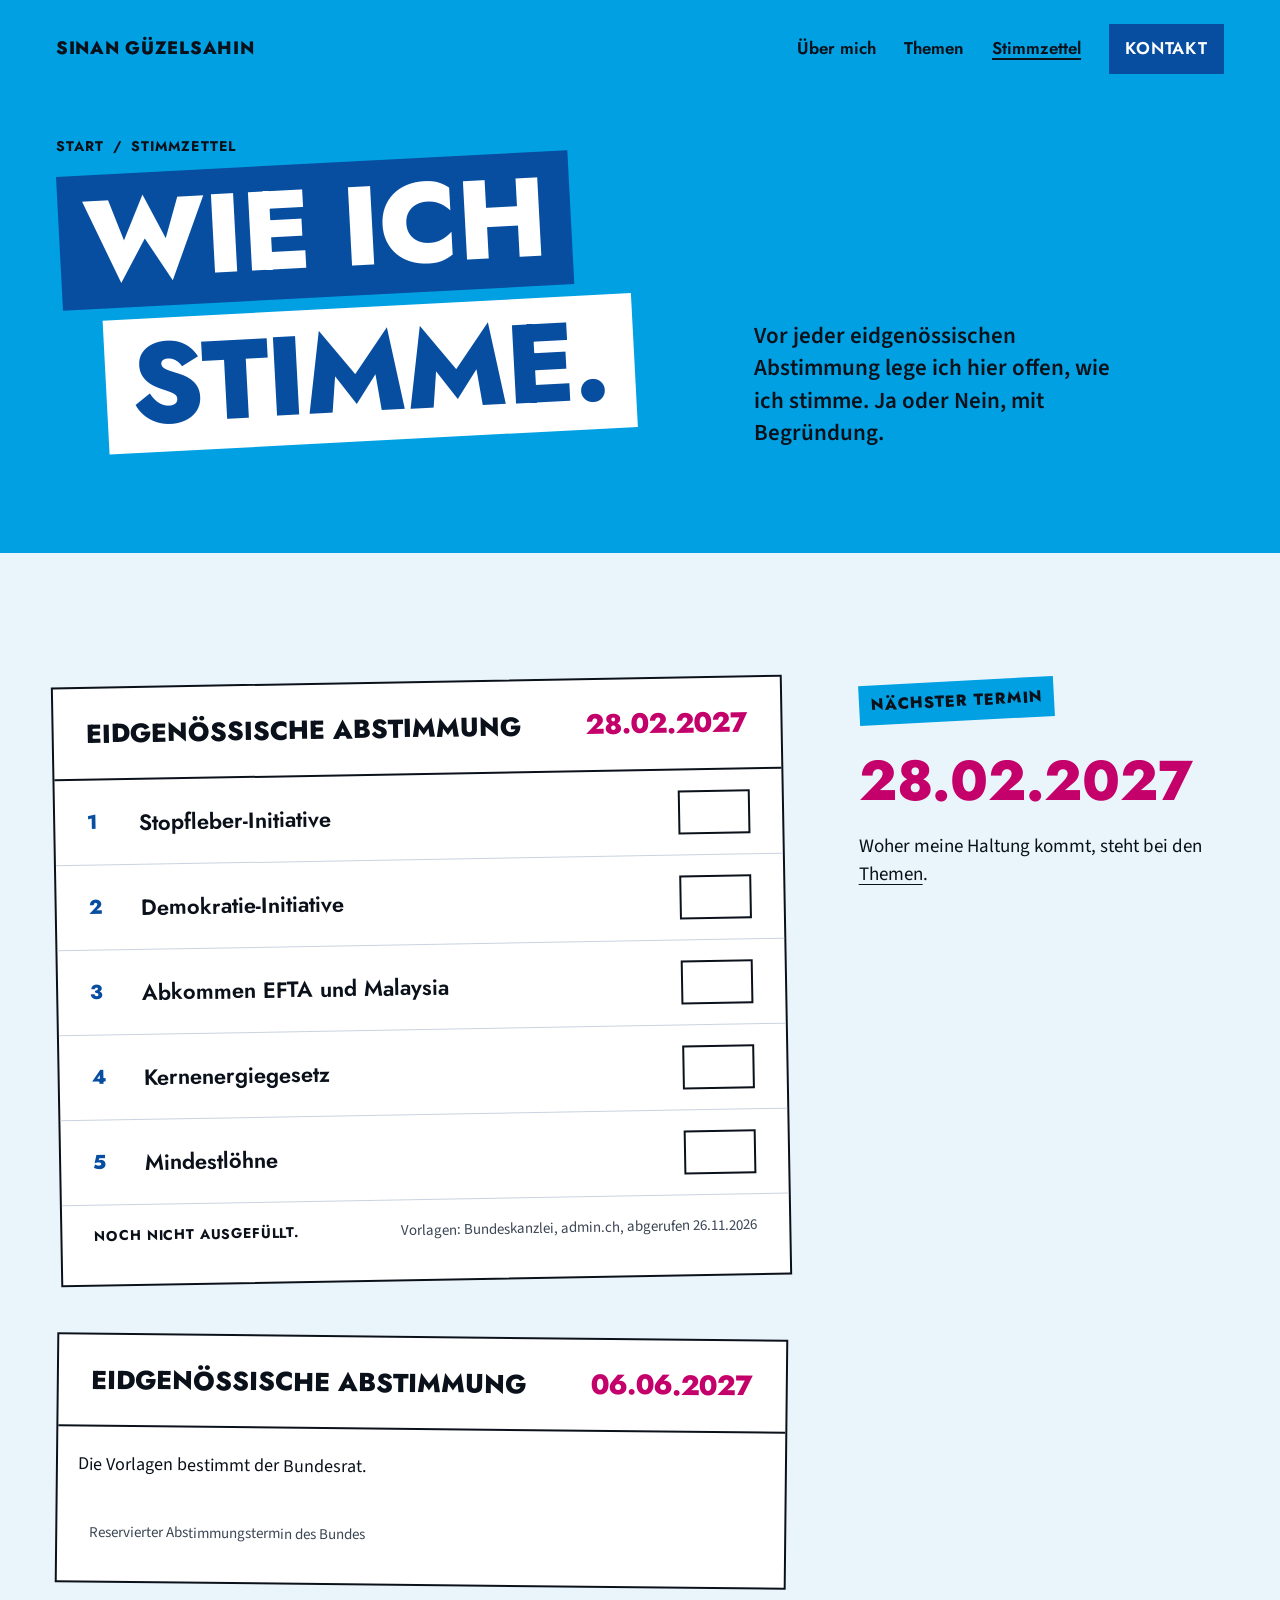
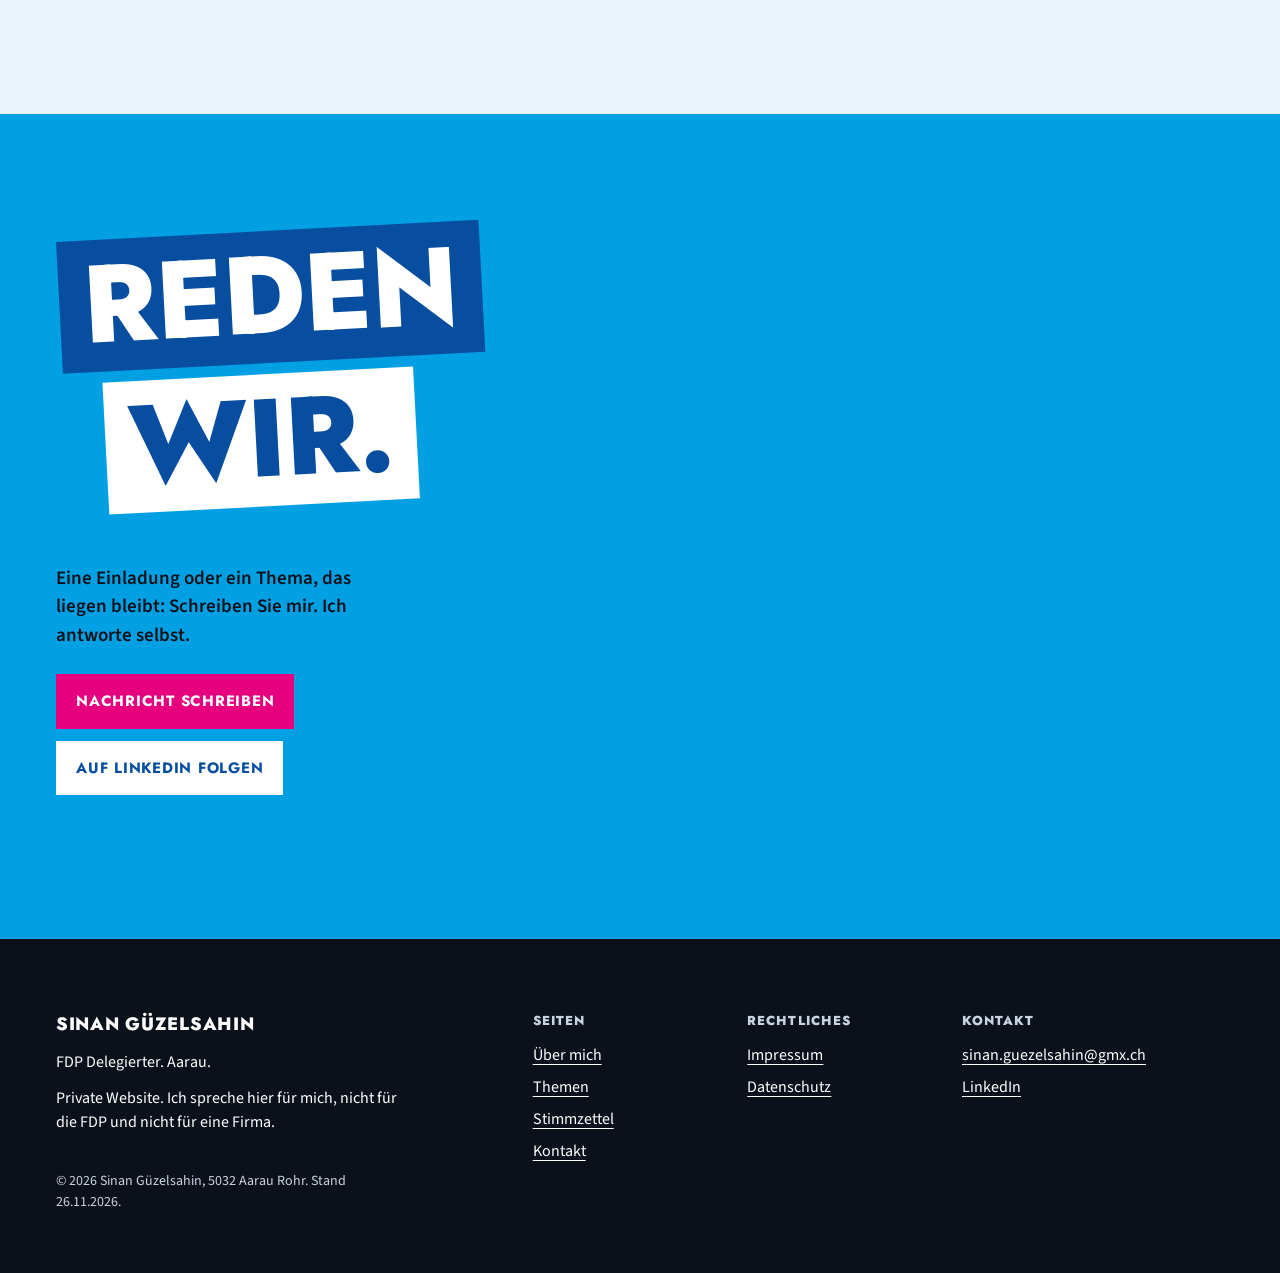
<file: stimmzettel.html>
<!doctype html>
<html lang="de-CH">
<head>
<meta charset="utf-8">
<meta name="viewport" content="width=device-width, initial-scale=1">
<title>Stimmzettel: wie Sinan Güzelsahin eidgenössisch stimmt</title>
<meta name="description" content="Vor jeder eidgenössischen Abstimmung legt Sinan Güzelsahin offen, wie er stimmt. Ja oder Nein je Vorlage, mit Begründung. Nächster Termin 28.02.2027.">
<meta name="robots" content="noindex, nofollow">
<link rel="canonical" href="https://leitung-gif.github.io/sinan-antritt/stimmzettel.html">
<meta name="author" content="Sinan Güzelsahin">
<meta name="theme-color" content="#00a0e2">
<link rel="icon" href="favicon.ico" sizes="32x32">
<link rel="icon" href="icon.svg" type="image/svg+xml">
<link rel="apple-touch-icon" href="apple-touch-icon.png">
<link rel="manifest" href="site.webmanifest">
<link rel="preload" href="schrift/jost.woff2" as="font" type="font/woff2" crossorigin>
<link rel="stylesheet" href="css/stil.css?v=797c60c5">
<meta property="og:type" content="website">
<meta property="og:site_name" content="Sinan Güzelsahin">
<meta property="og:locale" content="de_CH">
<meta property="og:title" content="Stimmzettel: wie Sinan Güzelsahin eidgenössisch stimmt">
<meta property="og:description" content="Vor jeder eidgenössischen Abstimmung legt Sinan Güzelsahin offen, wie er stimmt. Ja oder Nein je Vorlage, mit Begründung. Nächster Termin 28.02.2027.">
<meta property="og:url" content="https://leitung-gif.github.io/sinan-antritt/stimmzettel.html">
<meta property="og:image" content="https://leitung-gif.github.io/sinan-antritt/bilder/og-stimmzettel.jpg">
<meta property="og:image:width" content="1200">
<meta property="og:image:height" content="630">
<meta property="og:image:alt" content="Wie ich stimme. Sinan Güzelsahin vor cyanfarbenem Grund.">
<meta name="twitter:card" content="summary_large_image">
<meta name="twitter:title" content="Stimmzettel: wie Sinan Güzelsahin eidgenössisch stimmt">
<meta name="twitter:description" content="Vor jeder eidgenössischen Abstimmung legt Sinan Güzelsahin offen, wie er stimmt. Ja oder Nein je Vorlage, mit Begründung. Nächster Termin 28.02.2027.">
<meta name="twitter:image" content="https://leitung-gif.github.io/sinan-antritt/bilder/og-stimmzettel.jpg">
<script type="application/ld+json">{"@context": "https://schema.org", "@graph": [{"@type": "WebSite", "@id": "https://leitung-gif.github.io/sinan-antritt/#website", "url": "https://leitung-gif.github.io/sinan-antritt/", "name": "Sinan Güzelsahin", "inLanguage": "de-CH", "publisher": {"@id": "https://leitung-gif.github.io/sinan-antritt/#person"}}, {"@type": "Person", "@id": "https://leitung-gif.github.io/sinan-antritt/#person", "name": "Sinan Güzelsahin", "alternateName": ["Sinan Guezelsahin", "Sinan Guzelsahin"], "url": "https://leitung-gif.github.io/sinan-antritt/", "image": "https://leitung-gif.github.io/sinan-antritt/bilder/sinan-studio-1024.jpg", "description": "Sinan Güzelsahin, Jahrgang 1998, ist Unternehmer, Schulgründer und Hauptmann der Schweizer Armee. Er ist in Brunegg aufgewachsen und lebt in Aarau. Er ist FDP Delegierter und sitzt im Vorstand der FDP Aarau und des FORUM AARGAU.", "jobTitle": "Unternehmer", "email": "mailto:sinan.guezelsahin@gmx.ch", "birthDate": "1998", "homeLocation": {"@type": "Place", "name": "Aarau, Schweiz"}, "worksFor": [{"@id": "https://leitung-gif.github.io/sinan-antritt/#lorien"}, {"@type": "Organization", "name": "Acton Academy Dübendorf AG"}], "memberOf": [{"@type": "Organization", "name": "FDP.Die Liberalen Aarau"}, {"@type": "Organization", "name": "Jungfreisinnige Aarau-Lenzburg-Kulm"}, {"@type": "Organization", "name": "FORUM AARGAU"}], "knowsAbout": ["Unternehmertum", "Bildung", "Milizarmee"], "sameAs": ["https://www.linkedin.com/in/sinan-guezelsahin"]}, {"@type": "Organization", "@id": "https://leitung-gif.github.io/sinan-antritt/#lorien", "name": "Lorien Group", "url": "https://lorien.group/", "founder": {"@id": "https://leitung-gif.github.io/sinan-antritt/#person"}}, {"@type": "WebPage", "@id": "https://leitung-gif.github.io/sinan-antritt/stimmzettel.html#seite", "url": "https://leitung-gif.github.io/sinan-antritt/stimmzettel.html", "name": "Stimmzettel: wie Sinan Güzelsahin eidgenössisch stimmt", "description": "Vor jeder eidgenössischen Abstimmung legt Sinan Güzelsahin offen, wie er stimmt. Ja oder Nein je Vorlage, mit Begründung. Nächster Termin 28.02.2027.", "inLanguage": "de-CH", "isPartOf": {"@id": "https://leitung-gif.github.io/sinan-antritt/#website"}, "about": {"@id": "https://leitung-gif.github.io/sinan-antritt/#person"}, "dateModified": "2026-11-26"}, {"@type": "BreadcrumbList", "itemListElement": [{"@type": "ListItem", "position": 1, "name": "Start", "item": "https://leitung-gif.github.io/sinan-antritt/"}, {"@type": "ListItem", "position": 2, "name": "Stimmzettel", "item": "https://leitung-gif.github.io/sinan-antritt/stimmzettel.html"}]}]}</script>
</head>
<body class="stimmzettel">
<a class="sprung" href="#inhalt">Zum Inhalt</a>
<header class="kopf">
<a class="marke" href="./">Sinan Güzelsahin</a>
<div class="kopf__rechts">
<nav class="nav" aria-label="Hauptnavigation"><ul><li><a href="ueber-mich.html">Über mich</a></li><li><a href="themen.html">Themen</a></li><li><a href="stimmzettel.html" aria-current="page">Stimmzettel</a></li><li><a class="kopf__knopf" href="kontakt.html">Kontakt</a></li></ul></nav>
<details class="menue"><summary>Menü</summary><nav aria-label="Hauptnavigation mobil"><ul><li><a href="./">Start</a></li><li><a href="ueber-mich.html">Über mich</a></li><li><a href="themen.html">Themen</a></li><li><a href="stimmzettel.html" aria-current="page">Stimmzettel</a></li><li><a href="kontakt.html">Kontakt</a></li></ul></nav></details>
</div>
</header>
<main id="inhalt">
<section class="plakat plakat--seite">
<div class="plakat__text"><nav class="krume" aria-label="Brotkrume"><ol><li><a href="./">Start</a></li><li aria-current="page">Stimmzettel</li></ol></nav>
<h1 class="balken balken--seite" style="--n:7.5"><span>Wie ich</span><span>stimme.</span></h1></div>
<p class="lead">Vor jeder eidgenössischen Abstimmung lege ich hier offen, wie ich stimme. Ja oder Nein, mit Begründung.</p>
</section>
<section class="zettelbuehne" aria-label="Abstimmungen">
<div><article class="zettel"><div class="zettel__kopf"><h2>Eidgenössische Abstimmung</h2><time datetime="2027-02-28">28.02.2027</time></div><ol class="zettel__zeilen"><li><span class="zettel__vorlage">Stopfleber-Initiative</span><span class="zettel__feld zettel__feld--leer" aria-label="noch leer">Ja</span></li><li><span class="zettel__vorlage">Demokratie-Initiative</span><span class="zettel__feld zettel__feld--leer" aria-label="noch leer">Ja</span></li><li><span class="zettel__vorlage">Abkommen EFTA und Malaysia</span><span class="zettel__feld zettel__feld--leer" aria-label="noch leer">Ja</span></li><li><span class="zettel__vorlage">Kernenergiegesetz</span><span class="zettel__feld zettel__feld--leer" aria-label="noch leer">Ja</span></li><li><span class="zettel__vorlage">Mindestlöhne</span><span class="zettel__feld zettel__feld--leer" aria-label="noch leer">Ja</span></li></ol><p class="zettel__fuss"><span class="zettel__status">Noch nicht ausgefüllt.</span><span class="quelle">Vorlagen: Bundeskanzlei, admin.ch, abgerufen 26.11.2026</span></p></article><article class="zettel zettel--leer"><div class="zettel__kopf"><h2>Eidgenössische Abstimmung</h2><time datetime="2027-06-06">06.06.2027</time></div><p class="zettel__zeilen">Die Vorlagen bestimmt der Bundesrat.</p><p class="zettel__fuss"><span class="quelle">Reservierter Abstimmungstermin des Bundes</span></p></article></div>
<div class="zettel__seite"><p class="etikett">Nächster Termin</p>
<p class="zettel__gross"><time datetime="2027-02-28">28.02.2027</time></p>
<p>Woher meine Haltung kommt, steht bei den <a href="themen.html">Themen</a>.</p></div>
</section>
<section class="mitmachen" aria-labelledby="reden">
<h2 id="reden" class="balken balken--klein" style="--n:5"><span>Reden</span><span>wir.</span></h2>
<p>Eine Einladung oder ein Thema, das liegen bleibt: Schreiben Sie mir. Ich antworte selbst.</p>
<p class="knoepfe"><a class="knopf knopf--magenta" href="mailto:sinan.guezelsahin@gmx.ch">Nachricht schreiben</a>
<a class="knopf knopf--weiss" href="https://www.linkedin.com/in/sinan-guezelsahin" rel="me noopener">Auf LinkedIn folgen</a></p>
</section>
</main>
<footer class="fuss"><div class="fuss__raster">
<div><a class="marke" href="./">Sinan Güzelsahin</a>
<p>FDP Delegierter. Aarau.</p>
<p>Private Website. Ich spreche hier für mich, nicht für die FDP und nicht für eine Firma.</p></div>
<nav aria-label="Seiten"><span class="fuss__rubrik">Seiten</span><ul><li><a href="ueber-mich.html">Über mich</a></li><li><a href="themen.html">Themen</a></li><li><a href="stimmzettel.html">Stimmzettel</a></li><li><a href="kontakt.html">Kontakt</a></li></ul></nav>
<nav aria-label="Rechtliches"><span class="fuss__rubrik">Rechtliches</span><ul><li><a href="impressum.html">Impressum</a></li><li><a href="datenschutz.html">Datenschutz</a></li></ul></nav>
<div><span class="fuss__rubrik">Kontakt</span><ul><li><a href="mailto:sinan.guezelsahin@gmx.ch">sinan.guezelsahin@gmx.ch</a></li><li><a href="https://www.linkedin.com/in/sinan-guezelsahin" rel="me noopener">LinkedIn</a></li></ul></div>
</div>
<p class="fuss__klein">© 2026 Sinan Güzelsahin, 5032 Aarau Rohr. Stand 26.11.2026.</p>
</footer>

</body>
</html>
</file>
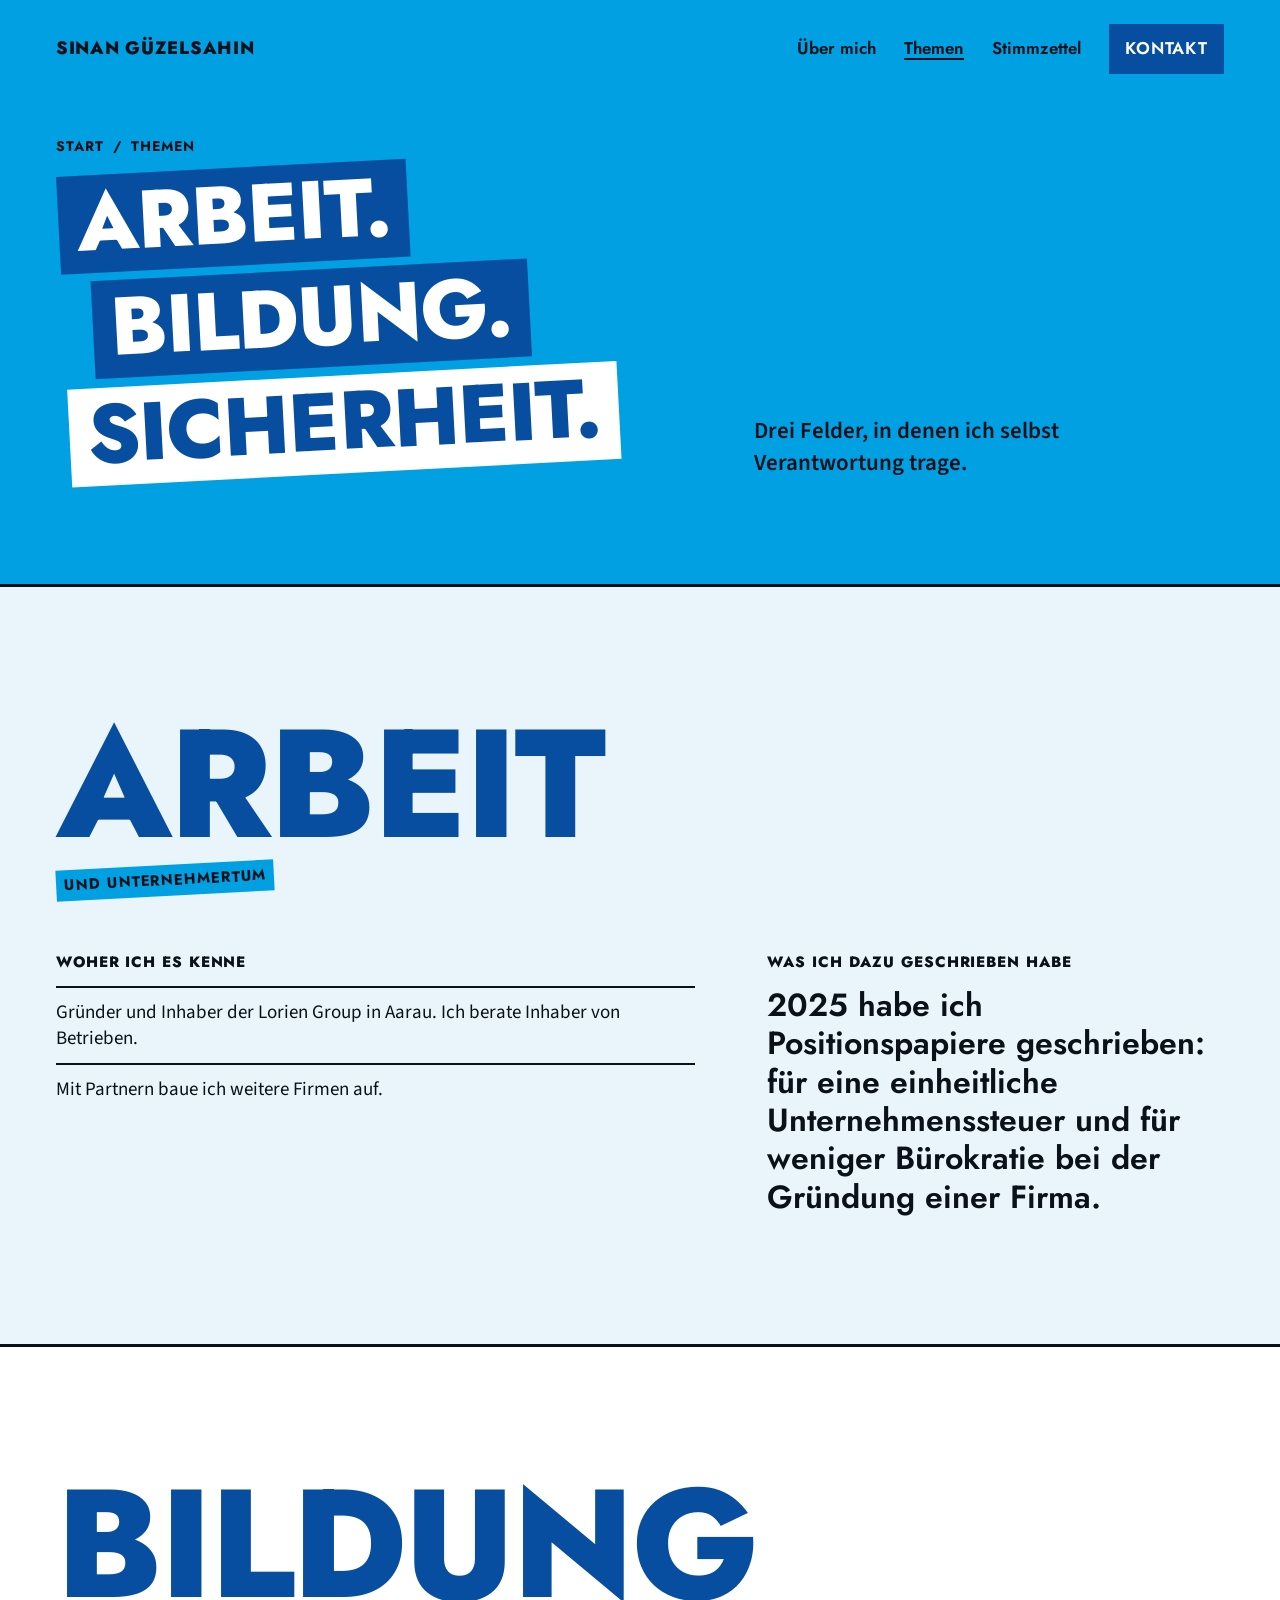
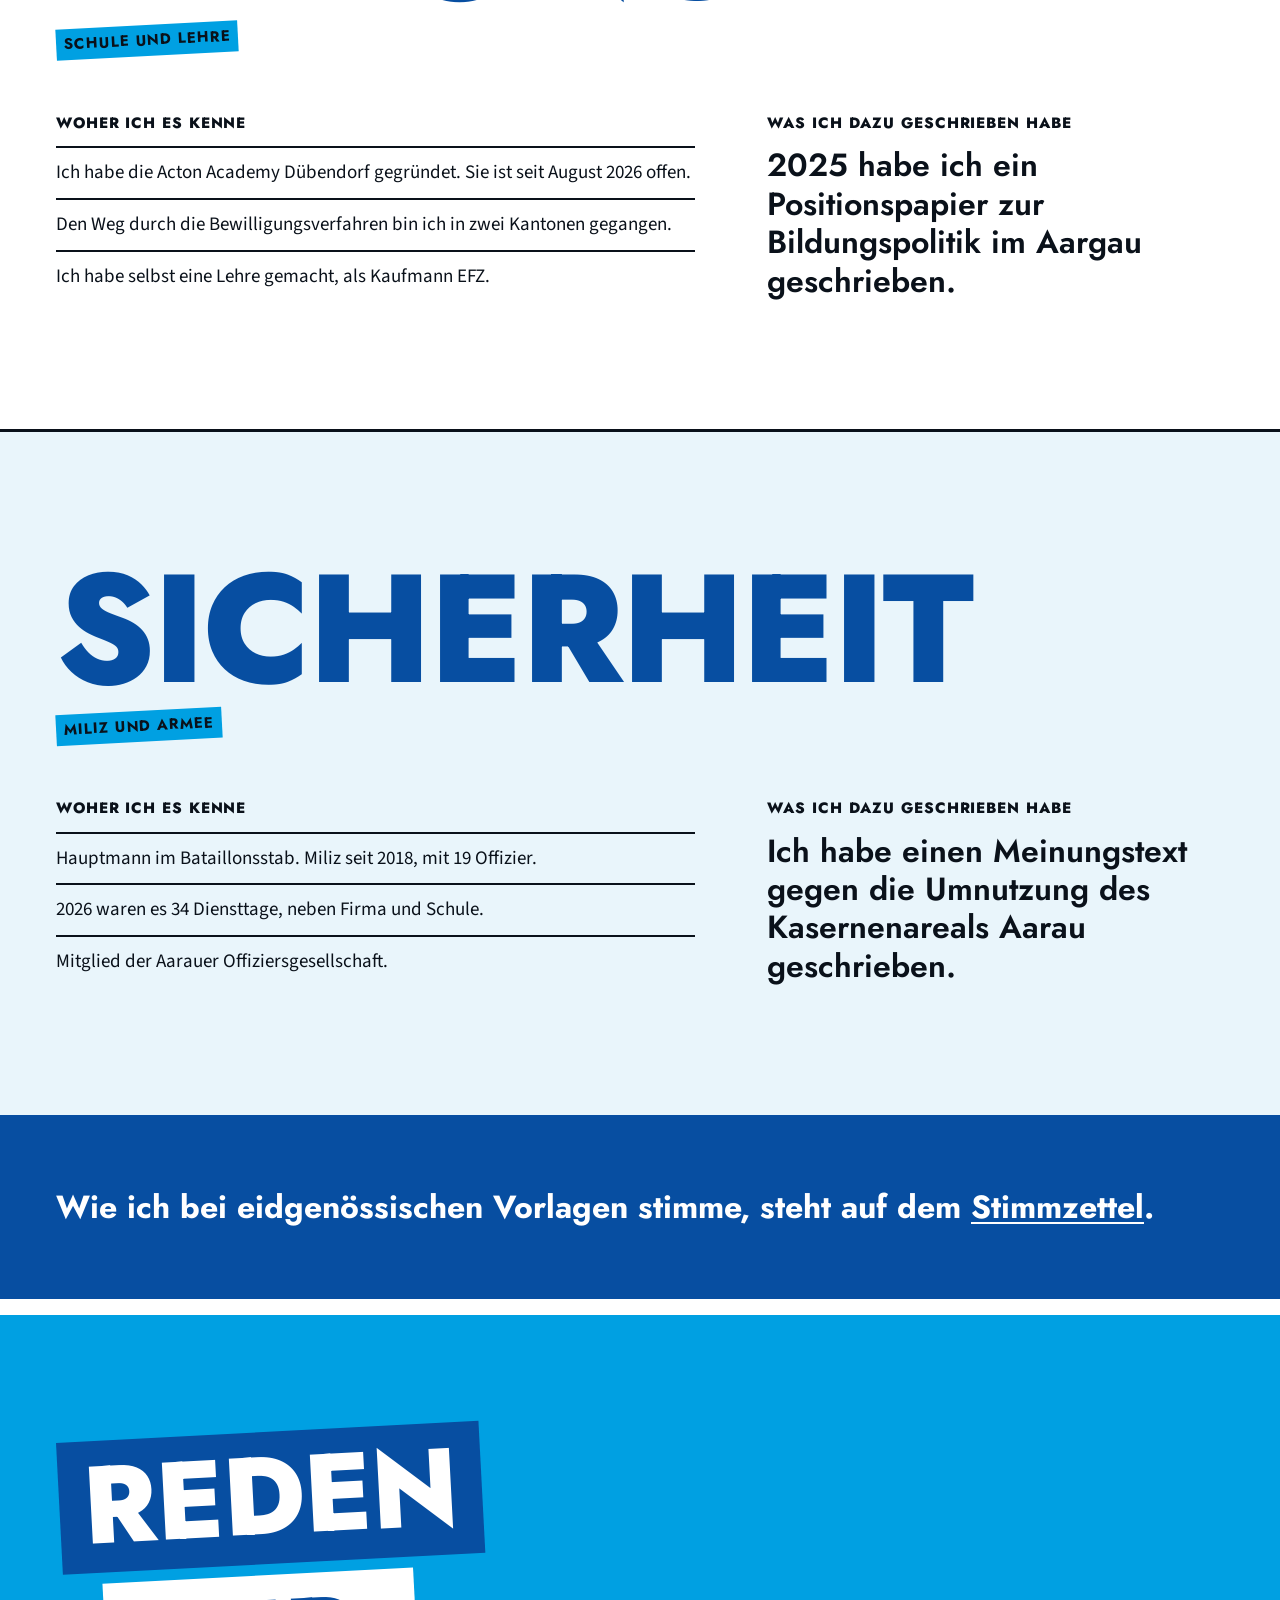
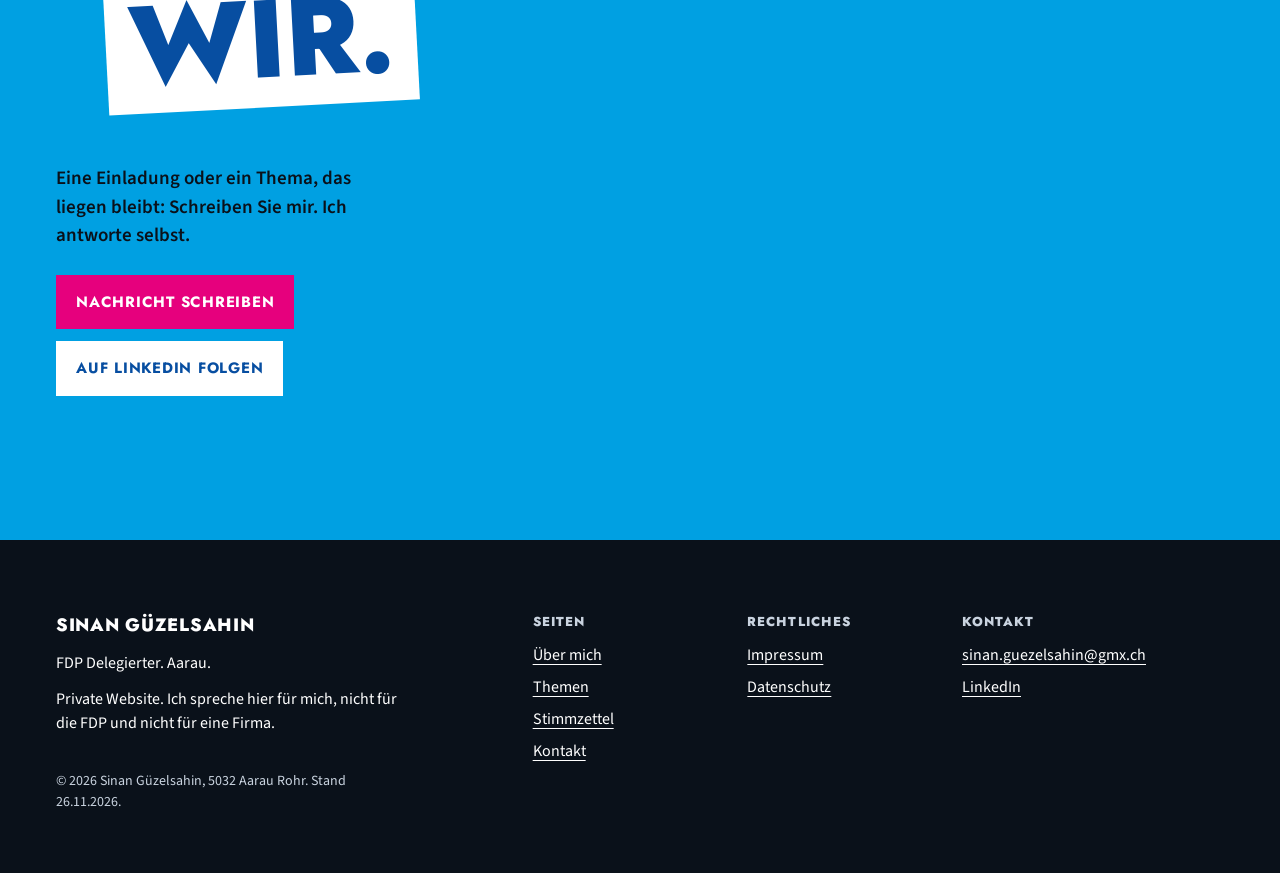
<file: themen.html>
<!doctype html>
<html lang="de-CH">
<head>
<meta charset="utf-8">
<meta name="viewport" content="width=device-width, initial-scale=1">
<title>Themen: Arbeit, Bildung, Sicherheit. Sinan Güzelsahin</title>
<meta name="description" content="Drei Felder, in denen Sinan Güzelsahin selbst Verantwortung trägt: Arbeit und Unternehmertum, Bildung, Miliz und Sicherheit. Erfahrung und Haltung.">
<meta name="robots" content="noindex, nofollow">
<link rel="canonical" href="https://leitung-gif.github.io/sinan-antritt/themen.html">
<meta name="author" content="Sinan Güzelsahin">
<meta name="theme-color" content="#00a0e2">
<link rel="icon" href="favicon.ico" sizes="32x32">
<link rel="icon" href="icon.svg" type="image/svg+xml">
<link rel="apple-touch-icon" href="apple-touch-icon.png">
<link rel="manifest" href="site.webmanifest">
<link rel="preload" href="schrift/jost.woff2" as="font" type="font/woff2" crossorigin>
<link rel="stylesheet" href="css/stil.css?v=797c60c5">
<meta property="og:type" content="website">
<meta property="og:site_name" content="Sinan Güzelsahin">
<meta property="og:locale" content="de_CH">
<meta property="og:title" content="Themen: Arbeit, Bildung, Sicherheit. Sinan Güzelsahin">
<meta property="og:description" content="Drei Felder, in denen Sinan Güzelsahin selbst Verantwortung trägt: Arbeit und Unternehmertum, Bildung, Miliz und Sicherheit. Erfahrung und Haltung.">
<meta property="og:url" content="https://leitung-gif.github.io/sinan-antritt/themen.html">
<meta property="og:image" content="https://leitung-gif.github.io/sinan-antritt/bilder/og-themen.jpg">
<meta property="og:image:width" content="1200">
<meta property="og:image:height" content="630">
<meta property="og:image:alt" content="Arbeit. Bildung. Sicherheit. Sinan Güzelsahin vor cyanfarbenem Grund.">
<meta name="twitter:card" content="summary_large_image">
<meta name="twitter:title" content="Themen: Arbeit, Bildung, Sicherheit. Sinan Güzelsahin">
<meta name="twitter:description" content="Drei Felder, in denen Sinan Güzelsahin selbst Verantwortung trägt: Arbeit und Unternehmertum, Bildung, Miliz und Sicherheit. Erfahrung und Haltung.">
<meta name="twitter:image" content="https://leitung-gif.github.io/sinan-antritt/bilder/og-themen.jpg">
<script type="application/ld+json">{"@context": "https://schema.org", "@graph": [{"@type": "WebSite", "@id": "https://leitung-gif.github.io/sinan-antritt/#website", "url": "https://leitung-gif.github.io/sinan-antritt/", "name": "Sinan Güzelsahin", "inLanguage": "de-CH", "publisher": {"@id": "https://leitung-gif.github.io/sinan-antritt/#person"}}, {"@type": "Person", "@id": "https://leitung-gif.github.io/sinan-antritt/#person", "name": "Sinan Güzelsahin", "alternateName": ["Sinan Guezelsahin", "Sinan Guzelsahin"], "url": "https://leitung-gif.github.io/sinan-antritt/", "image": "https://leitung-gif.github.io/sinan-antritt/bilder/sinan-studio-1024.jpg", "description": "Sinan Güzelsahin, Jahrgang 1998, ist Unternehmer, Schulgründer und Hauptmann der Schweizer Armee. Er ist in Brunegg aufgewachsen und lebt in Aarau. Er ist FDP Delegierter und sitzt im Vorstand der FDP Aarau und des FORUM AARGAU.", "jobTitle": "Unternehmer", "email": "mailto:sinan.guezelsahin@gmx.ch", "birthDate": "1998", "homeLocation": {"@type": "Place", "name": "Aarau, Schweiz"}, "worksFor": [{"@id": "https://leitung-gif.github.io/sinan-antritt/#lorien"}, {"@type": "Organization", "name": "Acton Academy Dübendorf AG"}], "memberOf": [{"@type": "Organization", "name": "FDP.Die Liberalen Aarau"}, {"@type": "Organization", "name": "Jungfreisinnige Aarau-Lenzburg-Kulm"}, {"@type": "Organization", "name": "FORUM AARGAU"}], "knowsAbout": ["Unternehmertum", "Bildung", "Milizarmee"], "sameAs": ["https://www.linkedin.com/in/sinan-guezelsahin"]}, {"@type": "Organization", "@id": "https://leitung-gif.github.io/sinan-antritt/#lorien", "name": "Lorien Group", "url": "https://lorien.group/", "founder": {"@id": "https://leitung-gif.github.io/sinan-antritt/#person"}}, {"@type": "WebPage", "@id": "https://leitung-gif.github.io/sinan-antritt/themen.html#seite", "url": "https://leitung-gif.github.io/sinan-antritt/themen.html", "name": "Themen: Arbeit, Bildung, Sicherheit. Sinan Güzelsahin", "description": "Drei Felder, in denen Sinan Güzelsahin selbst Verantwortung trägt: Arbeit und Unternehmertum, Bildung, Miliz und Sicherheit. Erfahrung und Haltung.", "inLanguage": "de-CH", "isPartOf": {"@id": "https://leitung-gif.github.io/sinan-antritt/#website"}, "about": {"@id": "https://leitung-gif.github.io/sinan-antritt/#person"}, "dateModified": "2026-11-26"}, {"@type": "BreadcrumbList", "itemListElement": [{"@type": "ListItem", "position": 1, "name": "Start", "item": "https://leitung-gif.github.io/sinan-antritt/"}, {"@type": "ListItem", "position": 2, "name": "Themen", "item": "https://leitung-gif.github.io/sinan-antritt/themen.html"}]}]}</script>
</head>
<body class="themen">
<a class="sprung" href="#inhalt">Zum Inhalt</a>
<header class="kopf">
<a class="marke" href="./">Sinan Güzelsahin</a>
<div class="kopf__rechts">
<nav class="nav" aria-label="Hauptnavigation"><ul><li><a href="ueber-mich.html">Über mich</a></li><li><a href="themen.html" aria-current="page">Themen</a></li><li><a href="stimmzettel.html">Stimmzettel</a></li><li><a class="kopf__knopf" href="kontakt.html">Kontakt</a></li></ul></nav>
<details class="menue"><summary>Menü</summary><nav aria-label="Hauptnavigation mobil"><ul><li><a href="./">Start</a></li><li><a href="ueber-mich.html">Über mich</a></li><li><a href="themen.html" aria-current="page">Themen</a></li><li><a href="stimmzettel.html">Stimmzettel</a></li><li><a href="kontakt.html">Kontakt</a></li></ul></nav></details>
</div>
</header>
<main id="inhalt">
<section class="plakat plakat--seite">
<div class="plakat__text"><nav class="krume" aria-label="Brotkrume"><ol><li><a href="./">Start</a></li><li aria-current="page">Themen</li></ol></nav>
<h1 class="balken balken--seite" style="--n:11"><span>Arbeit.</span><span>Bildung.</span><span>Sicherheit.</span></h1></div>
<p class="lead">Drei Felder, in denen ich selbst Verantwortung trage.</p>
</section>
<section class="feld" id="arbeit" aria-labelledby="t-arbeit">
<h2 class="feld__titel" id="t-arbeit">Arbeit</h2><p class="feld__unter">und Unternehmertum</p>
<div class="feld__spalten"><div><h3>Woher ich es kenne</h3><ul><li>Gründer und Inhaber der Lorien Group in Aarau. Ich berate Inhaber von Betrieben.</li><li>Mit Partnern baue ich weitere Firmen auf.</li></ul></div>
<div><h3>Was ich dazu geschrieben habe</h3><p class="feld__haltung">2025 habe ich Positionspapiere geschrieben: für eine einheitliche Unternehmenssteuer und für weniger Bürokratie bei der Gründung einer Firma.</p></div></div>
</section><section class="feld" id="bildung" aria-labelledby="t-bildung">
<h2 class="feld__titel" id="t-bildung">Bildung</h2><p class="feld__unter">Schule und Lehre</p>
<div class="feld__spalten"><div><h3>Woher ich es kenne</h3><ul><li>Ich habe die Acton Academy Dübendorf gegründet. Sie ist seit August 2026 offen.</li><li>Den Weg durch die Bewilligungsverfahren bin ich in zwei Kantonen gegangen.</li><li>Ich habe selbst eine Lehre gemacht, als Kaufmann EFZ.</li></ul></div>
<div><h3>Was ich dazu geschrieben habe</h3><p class="feld__haltung">2025 habe ich ein Positionspapier zur Bildungspolitik im Aargau geschrieben.</p></div></div>
</section><section class="feld" id="sicherheit" aria-labelledby="t-sicherheit">
<h2 class="feld__titel" id="t-sicherheit">Sicherheit</h2><p class="feld__unter">Miliz und Armee</p>
<div class="feld__spalten"><div><h3>Woher ich es kenne</h3><ul><li>Hauptmann im Bataillonsstab. Miliz seit 2018, mit 19 Offizier.</li><li>2026 waren es 34 Diensttage, neben Firma und Schule.</li><li>Mitglied der Aarauer Offiziersgesellschaft.</li></ul></div>
<div><h3>Was ich dazu geschrieben habe</h3><p class="feld__haltung">Ich habe einen Meinungstext gegen die Umnutzung des Kasernenareals Aarau geschrieben.</p></div></div>
</section>
<p class="schlusszeile">Wie ich bei eidgenössischen Vorlagen stimme, steht auf dem <a href="stimmzettel.html">Stimmzettel</a>.</p>
<section class="mitmachen" aria-labelledby="reden">
<h2 id="reden" class="balken balken--klein" style="--n:5"><span>Reden</span><span>wir.</span></h2>
<p>Eine Einladung oder ein Thema, das liegen bleibt: Schreiben Sie mir. Ich antworte selbst.</p>
<p class="knoepfe"><a class="knopf knopf--magenta" href="mailto:sinan.guezelsahin@gmx.ch">Nachricht schreiben</a>
<a class="knopf knopf--weiss" href="https://www.linkedin.com/in/sinan-guezelsahin" rel="me noopener">Auf LinkedIn folgen</a></p>
</section>
</main>
<footer class="fuss"><div class="fuss__raster">
<div><a class="marke" href="./">Sinan Güzelsahin</a>
<p>FDP Delegierter. Aarau.</p>
<p>Private Website. Ich spreche hier für mich, nicht für die FDP und nicht für eine Firma.</p></div>
<nav aria-label="Seiten"><span class="fuss__rubrik">Seiten</span><ul><li><a href="ueber-mich.html">Über mich</a></li><li><a href="themen.html">Themen</a></li><li><a href="stimmzettel.html">Stimmzettel</a></li><li><a href="kontakt.html">Kontakt</a></li></ul></nav>
<nav aria-label="Rechtliches"><span class="fuss__rubrik">Rechtliches</span><ul><li><a href="impressum.html">Impressum</a></li><li><a href="datenschutz.html">Datenschutz</a></li></ul></nav>
<div><span class="fuss__rubrik">Kontakt</span><ul><li><a href="mailto:sinan.guezelsahin@gmx.ch">sinan.guezelsahin@gmx.ch</a></li><li><a href="https://www.linkedin.com/in/sinan-guezelsahin" rel="me noopener">LinkedIn</a></li></ul></div>
</div>
<p class="fuss__klein">© 2026 Sinan Güzelsahin, 5032 Aarau Rohr. Stand 26.11.2026.</p>
</footer>

</body>
</html>
</file>
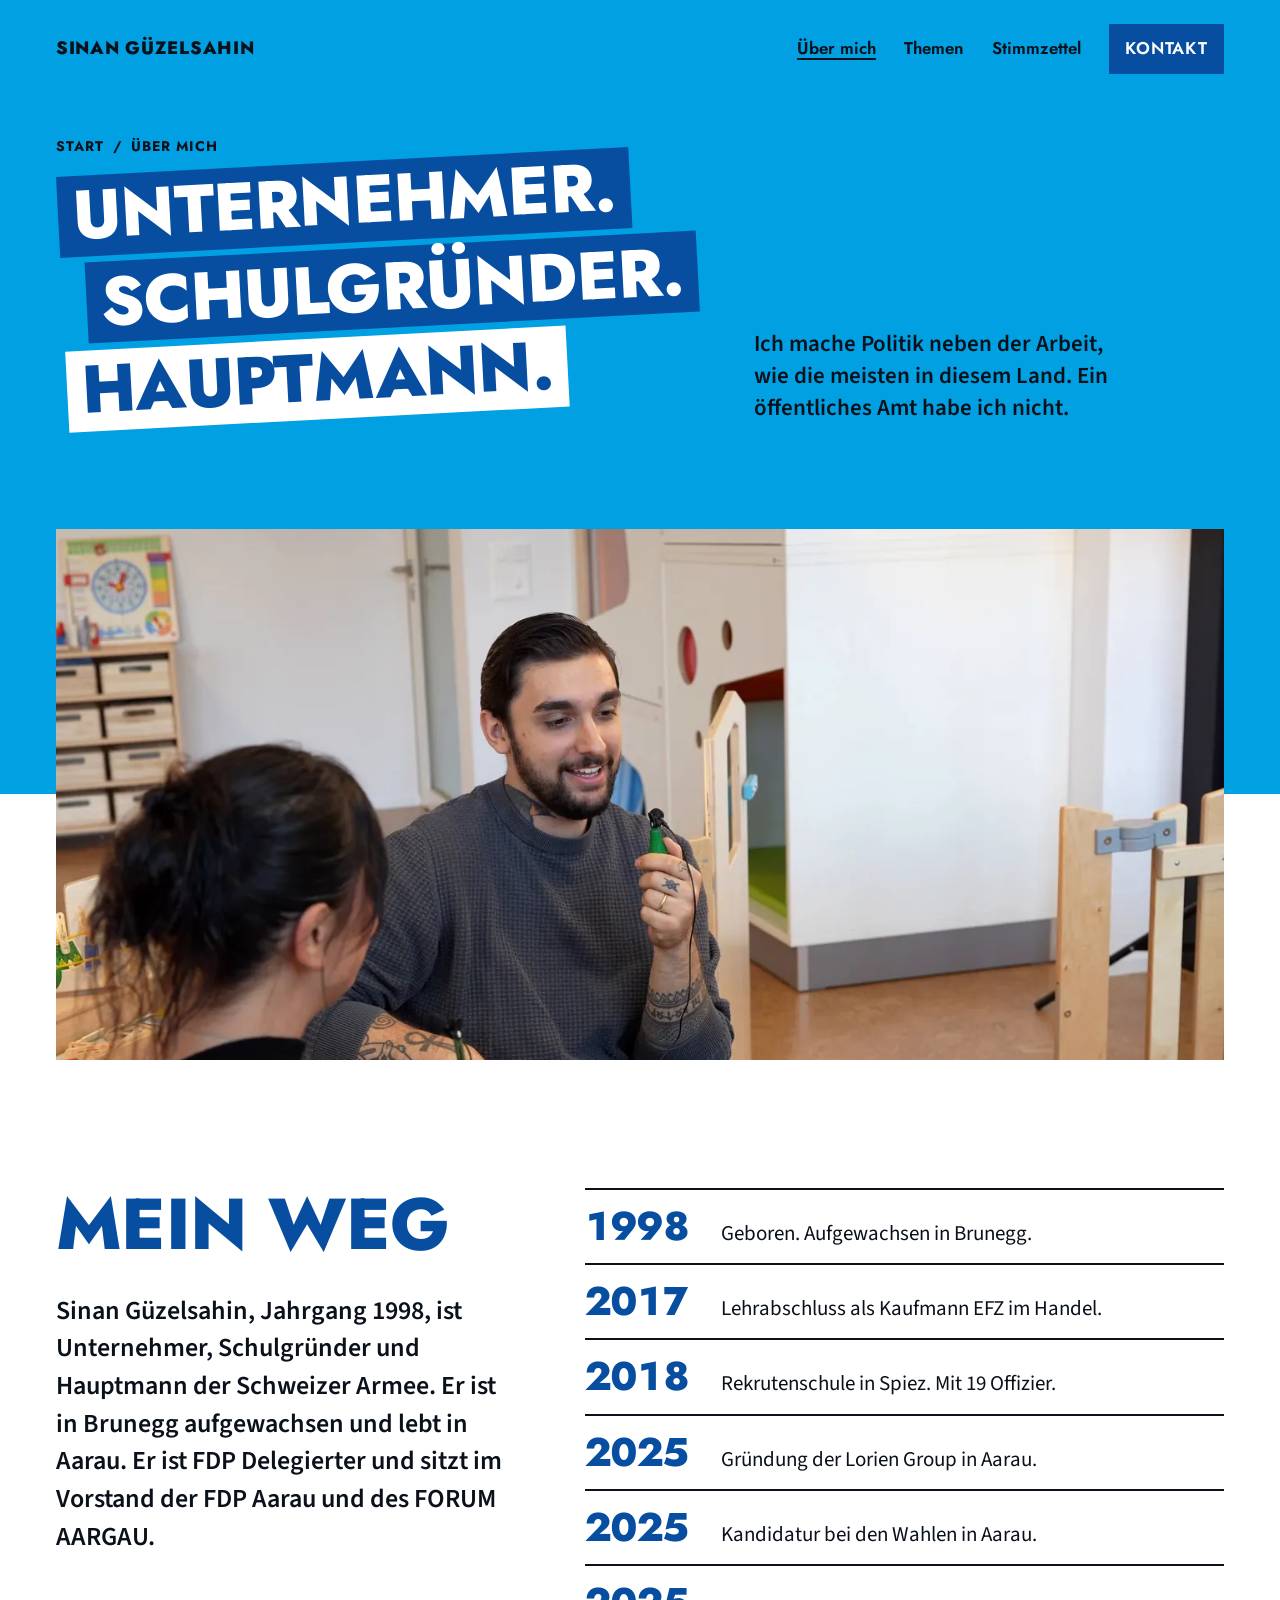
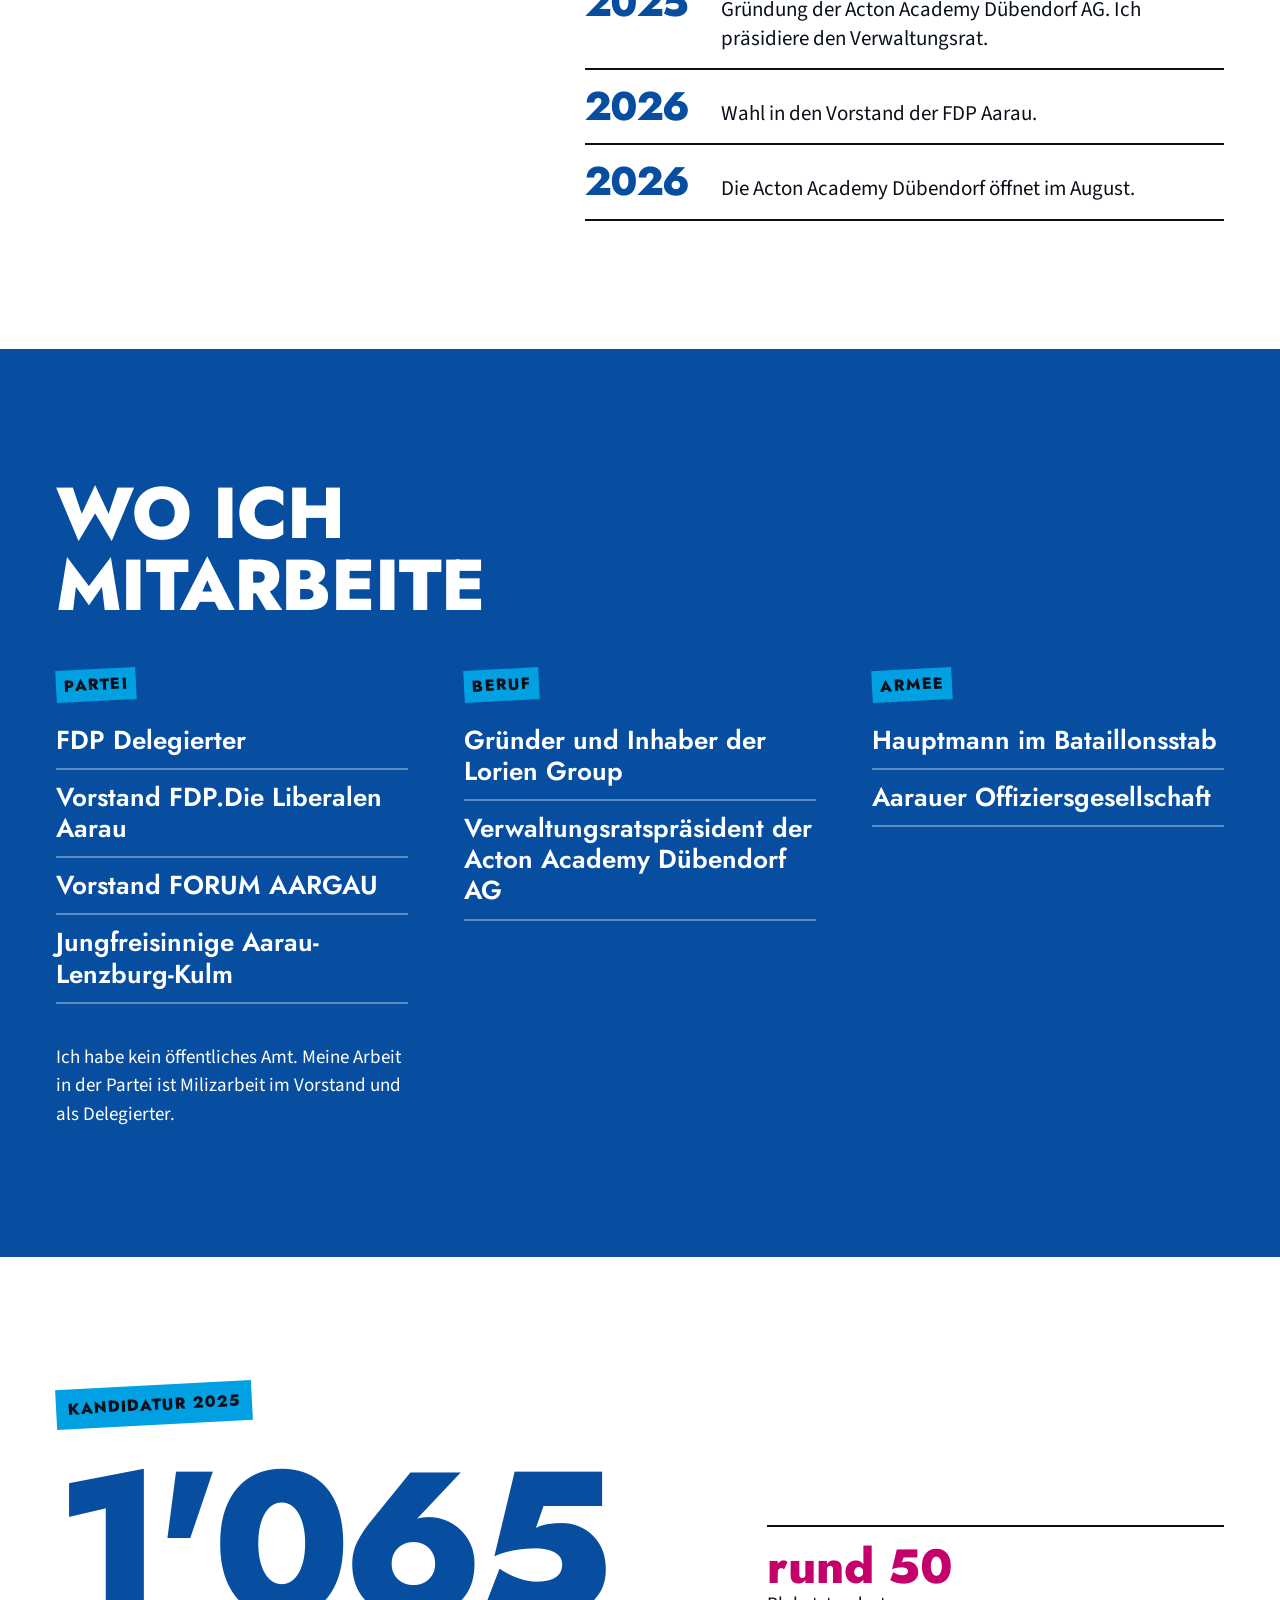
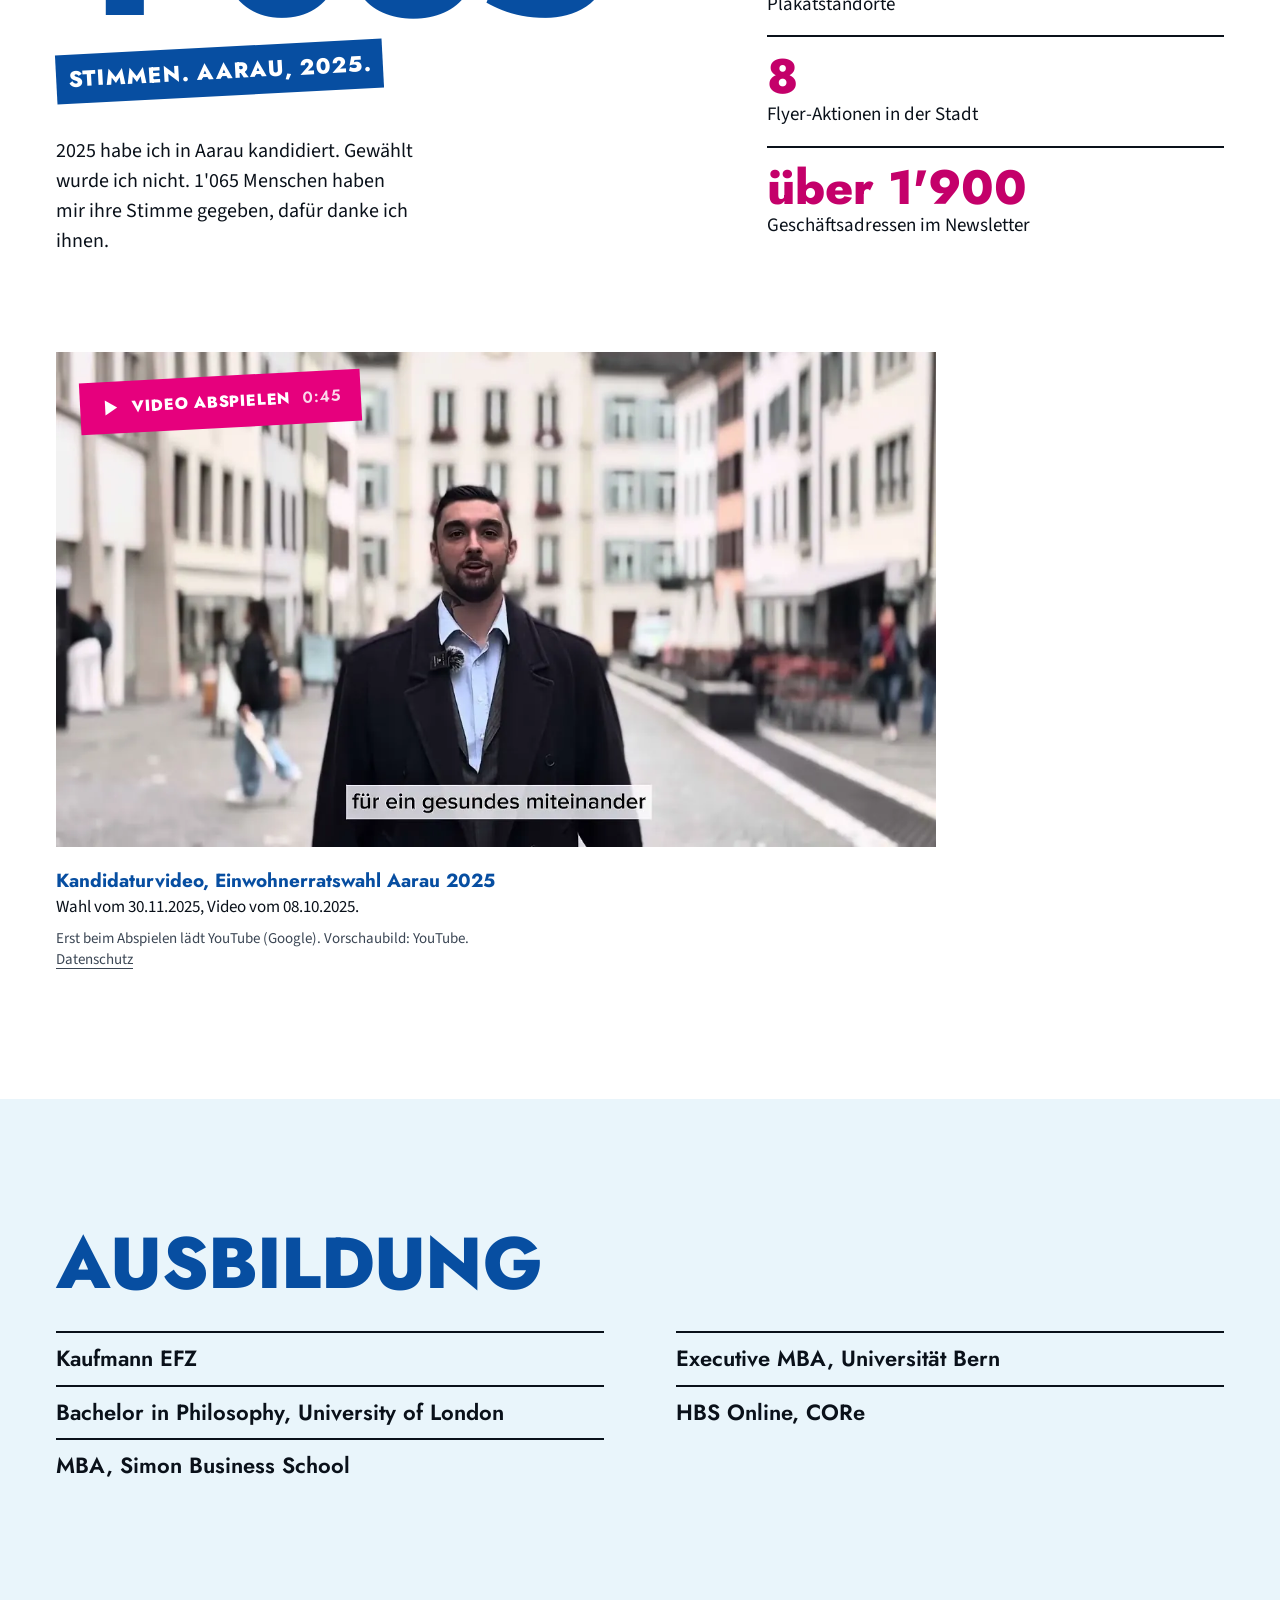
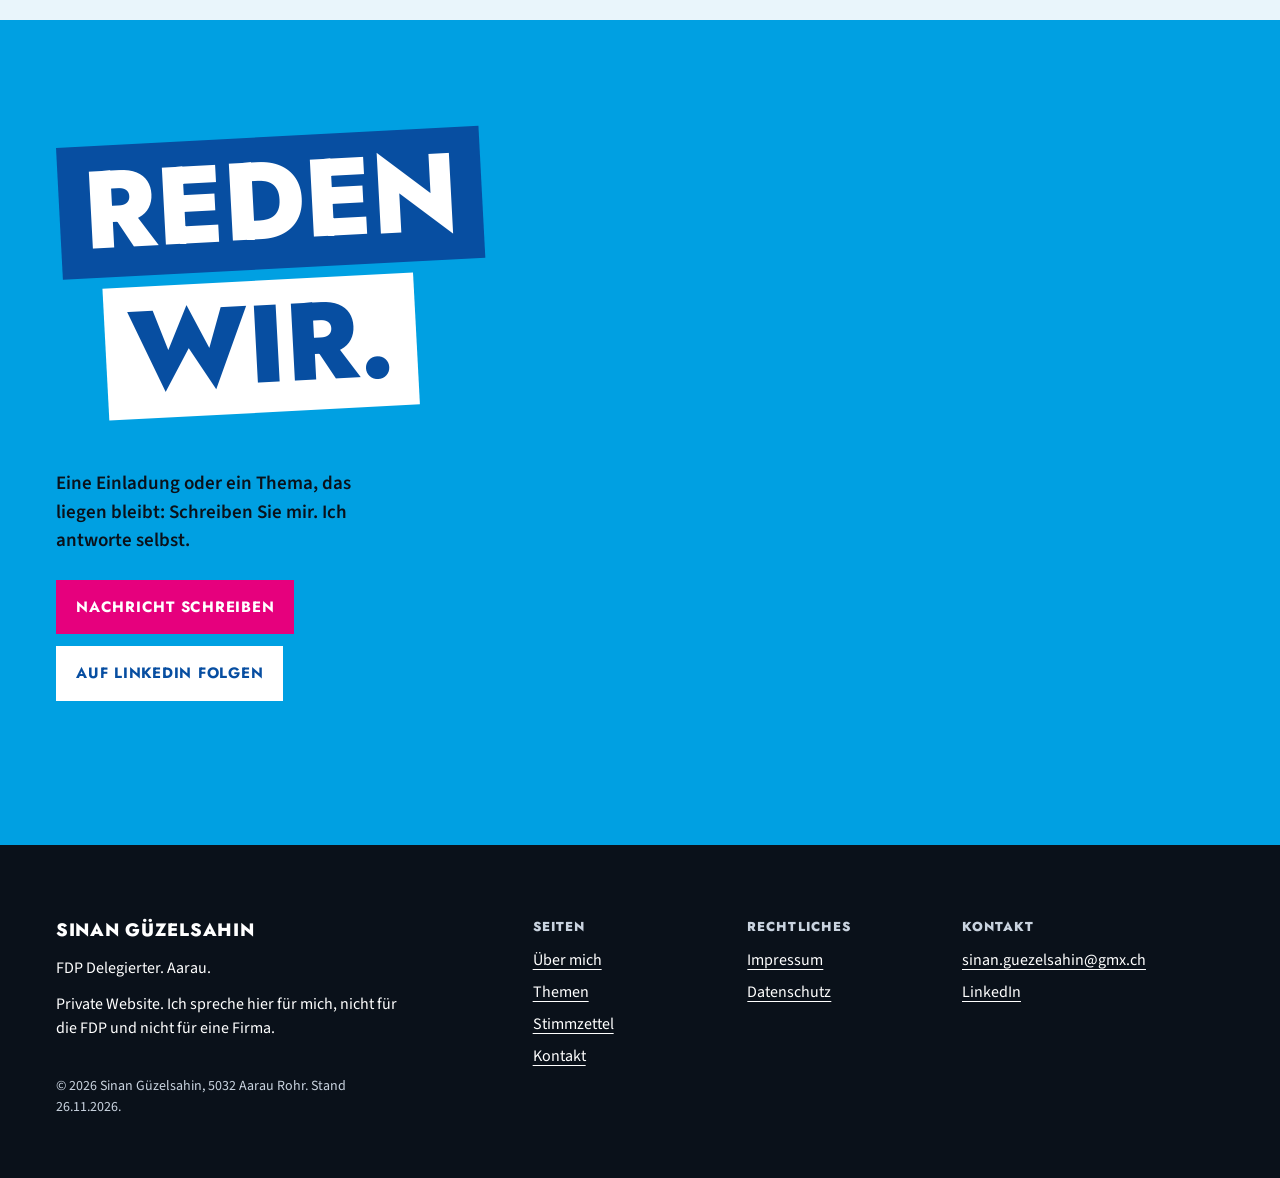
<file: ueber-mich.html>
<!doctype html>
<html lang="de-CH">
<head>
<meta charset="utf-8">
<meta name="viewport" content="width=device-width, initial-scale=1">
<title>Über Sinan Güzelsahin: Weg, Rollen, Kandidatur 2025</title>
<meta name="description" content="Sinan Güzelsahin, Jahrgang 1998: Kaufmann, Offizier mit 19, Gründer der Lorien Group, Schulgründer, FDP Delegierter. Weg, Rollen und Kandidatur 2025.">
<meta name="robots" content="noindex, nofollow">
<link rel="canonical" href="https://leitung-gif.github.io/sinan-antritt/ueber-mich.html">
<meta name="author" content="Sinan Güzelsahin">
<meta name="theme-color" content="#00a0e2">
<link rel="icon" href="favicon.ico" sizes="32x32">
<link rel="icon" href="icon.svg" type="image/svg+xml">
<link rel="apple-touch-icon" href="apple-touch-icon.png">
<link rel="manifest" href="site.webmanifest">
<link rel="preload" href="schrift/jost.woff2" as="font" type="font/woff2" crossorigin>
<link rel="stylesheet" href="css/stil.css?v=797c60c5">
<meta property="og:type" content="profile">
<meta property="og:site_name" content="Sinan Güzelsahin">
<meta property="og:locale" content="de_CH">
<meta property="og:title" content="Über Sinan Güzelsahin: Weg, Rollen, Kandidatur 2025">
<meta property="og:description" content="Sinan Güzelsahin, Jahrgang 1998: Kaufmann, Offizier mit 19, Gründer der Lorien Group, Schulgründer, FDP Delegierter. Weg, Rollen und Kandidatur 2025.">
<meta property="og:url" content="https://leitung-gif.github.io/sinan-antritt/ueber-mich.html">
<meta property="og:image" content="https://leitung-gif.github.io/sinan-antritt/bilder/og-ueber-mich.jpg">
<meta property="og:image:width" content="1200">
<meta property="og:image:height" content="630">
<meta property="og:image:alt" content="Unternehmer. Schulgründer. Hauptmann. Sinan Güzelsahin vor cyanfarbenem Grund.">
<meta name="twitter:card" content="summary_large_image">
<meta name="twitter:title" content="Über Sinan Güzelsahin: Weg, Rollen, Kandidatur 2025">
<meta name="twitter:description" content="Sinan Güzelsahin, Jahrgang 1998: Kaufmann, Offizier mit 19, Gründer der Lorien Group, Schulgründer, FDP Delegierter. Weg, Rollen und Kandidatur 2025.">
<meta name="twitter:image" content="https://leitung-gif.github.io/sinan-antritt/bilder/og-ueber-mich.jpg">
<script type="application/ld+json">{"@context": "https://schema.org", "@graph": [{"@type": "WebSite", "@id": "https://leitung-gif.github.io/sinan-antritt/#website", "url": "https://leitung-gif.github.io/sinan-antritt/", "name": "Sinan Güzelsahin", "inLanguage": "de-CH", "publisher": {"@id": "https://leitung-gif.github.io/sinan-antritt/#person"}}, {"@type": "Person", "@id": "https://leitung-gif.github.io/sinan-antritt/#person", "name": "Sinan Güzelsahin", "alternateName": ["Sinan Guezelsahin", "Sinan Guzelsahin"], "url": "https://leitung-gif.github.io/sinan-antritt/", "image": "https://leitung-gif.github.io/sinan-antritt/bilder/sinan-studio-1024.jpg", "description": "Sinan Güzelsahin, Jahrgang 1998, ist Unternehmer, Schulgründer und Hauptmann der Schweizer Armee. Er ist in Brunegg aufgewachsen und lebt in Aarau. Er ist FDP Delegierter und sitzt im Vorstand der FDP Aarau und des FORUM AARGAU.", "jobTitle": "Unternehmer", "email": "mailto:sinan.guezelsahin@gmx.ch", "birthDate": "1998", "homeLocation": {"@type": "Place", "name": "Aarau, Schweiz"}, "worksFor": [{"@id": "https://leitung-gif.github.io/sinan-antritt/#lorien"}, {"@type": "Organization", "name": "Acton Academy Dübendorf AG"}], "memberOf": [{"@type": "Organization", "name": "FDP.Die Liberalen Aarau"}, {"@type": "Organization", "name": "Jungfreisinnige Aarau-Lenzburg-Kulm"}, {"@type": "Organization", "name": "FORUM AARGAU"}], "knowsAbout": ["Unternehmertum", "Bildung", "Milizarmee"], "sameAs": ["https://www.linkedin.com/in/sinan-guezelsahin"]}, {"@type": "Organization", "@id": "https://leitung-gif.github.io/sinan-antritt/#lorien", "name": "Lorien Group", "url": "https://lorien.group/", "founder": {"@id": "https://leitung-gif.github.io/sinan-antritt/#person"}}, {"@type": "ProfilePage", "@id": "https://leitung-gif.github.io/sinan-antritt/ueber-mich.html#seite", "url": "https://leitung-gif.github.io/sinan-antritt/ueber-mich.html", "name": "Über Sinan Güzelsahin: Weg, Rollen, Kandidatur 2025", "description": "Sinan Güzelsahin, Jahrgang 1998: Kaufmann, Offizier mit 19, Gründer der Lorien Group, Schulgründer, FDP Delegierter. Weg, Rollen und Kandidatur 2025.", "inLanguage": "de-CH", "isPartOf": {"@id": "https://leitung-gif.github.io/sinan-antritt/#website"}, "about": {"@id": "https://leitung-gif.github.io/sinan-antritt/#person"}, "dateModified": "2026-11-26", "mainEntity": {"@id": "https://leitung-gif.github.io/sinan-antritt/#person"}, "video": {"@type": "VideoObject", "name": "Kandidaturvideo, Einwohnerratswahl Aarau 2025", "description": "Kandidaturvideo, Einwohnerratswahl Aarau 2025. Wahl vom 30.11.2025, Video vom 08.10.2025.", "thumbnailUrl": "https://leitung-gif.github.io/sinan-antritt/bilder/video-2025-1280.jpg", "uploadDate": "2025-10-08", "duration": "PT45S", "inLanguage": "de-CH", "embedUrl": "https://www.youtube-nocookie.com/embed/O4HpCliZbig", "contentUrl": "https://www.youtube.com/watch?v=O4HpCliZbig", "author": {"@id": "https://leitung-gif.github.io/sinan-antritt/#person"}}}, {"@type": "BreadcrumbList", "itemListElement": [{"@type": "ListItem", "position": 1, "name": "Start", "item": "https://leitung-gif.github.io/sinan-antritt/"}, {"@type": "ListItem", "position": 2, "name": "Über mich", "item": "https://leitung-gif.github.io/sinan-antritt/ueber-mich.html"}]}]}</script>
</head>
<body class="ueber">
<a class="sprung" href="#inhalt">Zum Inhalt</a>
<header class="kopf">
<a class="marke" href="./">Sinan Güzelsahin</a>
<div class="kopf__rechts">
<nav class="nav" aria-label="Hauptnavigation"><ul><li><a href="ueber-mich.html" aria-current="page">Über mich</a></li><li><a href="themen.html">Themen</a></li><li><a href="stimmzettel.html">Stimmzettel</a></li><li><a class="kopf__knopf" href="kontakt.html">Kontakt</a></li></ul></nav>
<details class="menue"><summary>Menü</summary><nav aria-label="Hauptnavigation mobil"><ul><li><a href="./">Start</a></li><li><a href="ueber-mich.html" aria-current="page">Über mich</a></li><li><a href="themen.html">Themen</a></li><li><a href="stimmzettel.html">Stimmzettel</a></li><li><a href="kontakt.html">Kontakt</a></li></ul></nav></details>
</div>
</header>
<main id="inhalt">
<section class="plakat plakat--seite">
<div class="plakat__text"><nav class="krume" aria-label="Brotkrume"><ol><li><a href="./">Start</a></li><li aria-current="page">Über mich</li></ol></nav>
<h1 class="balken balken--seite" style="--n:13.5"><span>Unternehmer.</span><span>Schulgründer.</span><span>Hauptmann.</span></h1></div>
<p class="lead">Ich mache Politik neben der Arbeit, wie die meisten in diesem Land. Ein öffentliches Amt habe ich nicht.</p>
</section>
<figure class="breitbild"><picture><source type="image/webp" srcset="bilder/sinan-gespraech-quer-800.webp 800w, bilder/sinan-gespraech-quer-1400.webp 1400w, bilder/sinan-gespraech-quer-2000.webp 2000w" sizes="100vw"><img src="bilder/sinan-gespraech-quer-2000.jpg" srcset="bilder/sinan-gespraech-quer-800.jpg 800w, bilder/sinan-gespraech-quer-1400.jpg 1400w, bilder/sinan-gespraech-quer-2000.jpg 2000w" sizes="100vw" width="2000" height="994" alt="Sinan Güzelsahin im Gespräch in einem Raum der Acton Academy, Mikrofon in der Hand" fetchpriority="high"></picture></figure>

<section class="abschnitt zweispaltig" aria-labelledby="weg">
<div><h2 class="titel" id="weg">Mein Weg</h2><p class="bio">Sinan Güzelsahin, Jahrgang 1998, ist Unternehmer, Schulgründer und Hauptmann der Schweizer Armee. Er ist in Brunegg aufgewachsen und lebt in Aarau. Er ist FDP Delegierter und sitzt im Vorstand der FDP Aarau und des FORUM AARGAU.</p></div>
<ol class="weg"><li><b>1998</b><span>Geboren. Aufgewachsen in Brunegg.</span></li><li><b>2017</b><span>Lehrabschluss als Kaufmann EFZ im Handel.</span></li><li><b>2018</b><span>Rekrutenschule in Spiez. Mit 19 Offizier.</span></li><li><b>2025</b><span>Gründung der Lorien Group in Aarau.</span></li><li><b>2025</b><span>Kandidatur bei den Wahlen in Aarau.</span></li><li><b>2025</b><span>Gründung der Acton Academy Dübendorf AG. Ich präsidiere den Verwaltungsrat.</span></li><li><b>2026</b><span>Wahl in den Vorstand der FDP Aarau.</span></li><li><b>2026</b><span>Die Acton Academy Dübendorf öffnet im August.</span></li></ol>
</section>

<section class="abschnitt dunkel" aria-labelledby="rollen">
<h2 class="titel" id="rollen">Wo ich mitarbeite</h2>
<div class="rollen"><div><h3>Partei</h3><ul><li>FDP Delegierter</li><li>Vorstand FDP.Die Liberalen Aarau</li><li>Vorstand FORUM AARGAU</li><li>Jungfreisinnige Aarau-Lenzburg-Kulm</li></ul></div><div><h3>Beruf</h3><ul><li>Gründer und Inhaber der Lorien Group</li><li>Verwaltungsratspräsident der Acton Academy Dübendorf AG</li></ul></div><div><h3>Armee</h3><ul><li>Hauptmann im Bataillonsstab</li><li>Aarauer Offiziersgesellschaft</li></ul></div></div>
<p class="kein-amt">Ich habe kein öffentliches Amt. Meine Arbeit in der Partei ist Milizarbeit im Vorstand und als Delegierter.</p>
</section>

<section class="abschnitt" aria-labelledby="kandidatur">
<h2 class="etikett" id="kandidatur">Kandidatur 2025</h2>
<div class="kandidatur">
<div><p class="kandidatur__zahl">1'065</p><p class="kandidatur__unter">Stimmen. Aarau, 2025.</p>
<p class="kandidatur__text">2025 habe ich in Aarau kandidiert. Gewählt wurde ich nicht. 1&#x27;065 Menschen haben mir ihre Stimme gegeben, dafür danke ich ihnen.</p></div>
<ul class="fakten"><li><b>rund 50</b>Plakatstandorte</li><li><b>8</b>Flyer-Aktionen in der Stadt</li><li><b>über 1&#x27;900</b>Geschäftsadressen im Newsletter</li></ul>
</div>
<figure class="video">
<a class="video__start" href="https://www.youtube.com/watch?v=O4HpCliZbig" data-video="O4HpCliZbig" data-titel="Kandidaturvideo, Einwohnerratswahl Aarau 2025" aria-label="Kandidaturvideo, Einwohnerratswahl Aarau 2025 abspielen, 45 Sekunden. Lädt YouTube.">
<picture><source type="image/webp" srcset="bilder/video-2025-480.webp 480w, bilder/video-2025-800.webp 800w, bilder/video-2025-1280.webp 1280w" sizes="(min-width:900px) 880px, 100vw"><img src="bilder/video-2025-1280.jpg" srcset="bilder/video-2025-480.jpg 480w, bilder/video-2025-800.jpg 800w, bilder/video-2025-1280.jpg 1280w" sizes="(min-width:900px) 880px, 100vw" width="1280" height="720" alt="Sinan Güzelsahin spricht in einer Altstadtgasse in die Kamera, dunkler Mantel, Standbild aus dem Kandidaturvideo 2025" loading="lazy" decoding="async"></picture>
<span class="video__knopf"><svg viewBox="0 0 20 20" width="20" height="20" aria-hidden="true" focusable="false"><path d="M5 2.5v15l12-7.5z" fill="currentColor"/></svg>Video abspielen<span class="video__dauer">0:45</span></span>
</a>
<figcaption><strong>Kandidaturvideo, Einwohnerratswahl Aarau 2025</strong> Wahl vom 30.11.2025, Video vom 08.10.2025.
<span class="video__hinweis">Erst beim Abspielen lädt YouTube (Google). Vorschaubild: YouTube. <a href="datenschutz.html#youtube">Datenschutz</a></span></figcaption>
</figure>
</section>

<section class="abschnitt still" aria-labelledby="ausbildung">
<h2 class="titel" id="ausbildung">Ausbildung</h2>
<ul class="ausbildung"><li>Kaufmann EFZ</li><li>Bachelor in Philosophy, University of London</li><li>MBA, Simon Business School</li><li>Executive MBA, Universität Bern</li><li>HBS Online, CORe</li></ul>
</section>
<section class="mitmachen" aria-labelledby="reden">
<h2 id="reden" class="balken balken--klein" style="--n:5"><span>Reden</span><span>wir.</span></h2>
<p>Eine Einladung oder ein Thema, das liegen bleibt: Schreiben Sie mir. Ich antworte selbst.</p>
<p class="knoepfe"><a class="knopf knopf--magenta" href="mailto:sinan.guezelsahin@gmx.ch">Nachricht schreiben</a>
<a class="knopf knopf--weiss" href="https://www.linkedin.com/in/sinan-guezelsahin" rel="me noopener">Auf LinkedIn folgen</a></p>
</section>
</main>
<footer class="fuss"><div class="fuss__raster">
<div><a class="marke" href="./">Sinan Güzelsahin</a>
<p>FDP Delegierter. Aarau.</p>
<p>Private Website. Ich spreche hier für mich, nicht für die FDP und nicht für eine Firma.</p></div>
<nav aria-label="Seiten"><span class="fuss__rubrik">Seiten</span><ul><li><a href="ueber-mich.html">Über mich</a></li><li><a href="themen.html">Themen</a></li><li><a href="stimmzettel.html">Stimmzettel</a></li><li><a href="kontakt.html">Kontakt</a></li></ul></nav>
<nav aria-label="Rechtliches"><span class="fuss__rubrik">Rechtliches</span><ul><li><a href="impressum.html">Impressum</a></li><li><a href="datenschutz.html">Datenschutz</a></li></ul></nav>
<div><span class="fuss__rubrik">Kontakt</span><ul><li><a href="mailto:sinan.guezelsahin@gmx.ch">sinan.guezelsahin@gmx.ch</a></li><li><a href="https://www.linkedin.com/in/sinan-guezelsahin" rel="me noopener">LinkedIn</a></li></ul></div>
</div>
<p class="fuss__klein">© 2026 Sinan Güzelsahin, 5032 Aarau Rohr. Stand 26.11.2026.</p>
</footer>
<script src="js/video.js?v=6cf2e1c0" defer></script>
</body>
</html>
</file>
<file: css/stil.css>
@font-face{font-family:"Jost";src:url("../schrift/jost.woff2") format("woff2");font-weight:100 900;font-display:swap}
@font-face{font-family:"Source Sans 3";src:url("../schrift/source-sans.woff2") format("woff2");font-weight:200 900;font-display:swap}
@font-face{font-family:"Jost Ersatz";src:local("Century Gothic"),local("Futura"),local("Arial");size-adjust:96%;ascent-override:107%;descent-override:37%;line-gap-override:0%}
@font-face{font-family:"Source Ersatz";src:local("Segoe UI"),local("Roboto"),local("Arial");size-adjust:93%;ascent-override:104%;descent-override:29%;line-gap-override:0%}

:root{
  /* Grundwerte, FDP Styleguide 1.4 */
  --cyan:#00a0e2;--dunkelblau:#074ea1;--magenta:#e6007d;--magenta-text:#c4006a;--tinte:#0a111a;--weiss:#fff;--nebel:#e9f5fb;--grau-hell:#c9d3df;
  /* Bedeutung */
  --flaeche:var(--weiss);--text:var(--tinte);--akzent:var(--magenta);--plakat:var(--cyan);--balken:var(--dunkelblau);
  --titel:"Jost","Jost Ersatz",sans-serif;--fliess:"Source Sans 3","Source Ersatz",sans-serif;
  --rand:20px;--kipp:-3deg;--abschnitt:72px;
}
*{box-sizing:border-box}
html{scroll-behavior:smooth;-webkit-text-size-adjust:100%}
body{margin:0;font-family:var(--fliess);font-size:18px;line-height:1.5;color:var(--text);background:var(--flaeche)}
img{display:block;max-width:100%;height:auto}
a{color:inherit;text-underline-offset:4px}
p{margin:0 0 16px}
:focus-visible{outline:3px solid var(--tinte);outline-offset:3px}
.plakat :focus-visible,.dunkel :focus-visible,.fuss :focus-visible{outline-color:var(--weiss)}
.sprung{position:absolute;left:-999px}
.sprung:focus{left:8px;top:8px;background:var(--weiss);padding:8px 12px;z-index:20}
.vh{position:absolute;width:1px;height:1px;overflow:hidden;clip-path:inset(50%);white-space:nowrap}
.huelle{padding-left:var(--rand);padding-right:var(--rand)}

/* Kopf */
.kopf{position:absolute;top:0;left:0;right:0;z-index:10;display:flex;justify-content:space-between;align-items:center;gap:16px;padding:16px var(--rand)}
.marke{font-family:var(--titel);font-weight:800;text-transform:uppercase;letter-spacing:.04em;font-size:15px;text-decoration:none;color:var(--tinte)}
.nav{display:none}
.nav ul,.menue ul{list-style:none;margin:0;padding:0}
.nav ul{display:flex;gap:28px;align-items:center}
.nav a{font-family:var(--titel);font-weight:600;font-size:17px;text-decoration:none}
.nav a:hover,.nav a[aria-current=page]{text-decoration:underline;text-decoration-thickness:2px}
.kopf__knopf{display:inline-flex;align-items:center;min-height:44px;background:var(--balken);color:var(--weiss);padding:12px 16px;text-transform:uppercase;letter-spacing:.05em;font-family:var(--titel);font-size:14px;font-weight:700;text-decoration:none}
.kopf__rechts{display:flex;align-items:center;gap:8px}
.menue{position:relative}
.kopf .marke{white-space:nowrap}
.menue summary{list-style:none;cursor:pointer;display:inline-flex;align-items:center;min-height:44px;padding:12px 16px;border:2px solid var(--tinte);font-family:var(--titel);font-weight:700;text-transform:uppercase;letter-spacing:.05em;font-size:14px}
.menue summary::-webkit-details-marker{display:none}
.menue[open] summary{background:var(--tinte);color:var(--weiss)}
.menue nav{position:absolute;right:0;top:calc(100% + 8px);background:var(--weiss);min-width:240px;padding:8px 0;border:2px solid var(--tinte)}
.menue a{display:block;padding:12px 20px;font-family:var(--titel);font-weight:700;font-size:20px;text-decoration:none;text-transform:uppercase}
.menue a[aria-current=page]{color:var(--balken);text-decoration:underline;text-decoration-thickness:3px}

/* Plakat, Balken */
.plakat{position:relative;background:var(--plakat);overflow:hidden;padding:88px var(--rand) 56px}
.plakat--start{min-height:100svh;display:flex;flex-direction:column;padding-bottom:0}
.plakat__rolle{margin:0 0 20px;font-family:var(--titel);font-weight:700;text-transform:uppercase;letter-spacing:.08em;font-size:14px}
.krume ol{list-style:none;margin:0 0 20px;padding:0;display:flex;flex-wrap:wrap;gap:8px;font-family:var(--titel);font-weight:700;text-transform:uppercase;letter-spacing:.08em;font-size:14px}
.krume li+li::before{content:"/";margin-right:8px}
.krume a{text-decoration:none}
.krume a:hover{text-decoration:underline}
.balken{margin:0;font-family:var(--titel);font-weight:800;text-transform:uppercase;line-height:1;font-size:clamp(40px,12.4vw,128px);letter-spacing:-.01em;transform:rotate(var(--kipp));transform-origin:left top;display:flex;flex-direction:column;align-items:flex-start;gap:.1em}
.balken span{display:block;background:var(--balken);color:var(--weiss);padding:.08em .22em .12em;white-space:nowrap}
.balken span:nth-child(2){margin-left:.35em}
.balken span:last-child:not(:only-child){background:var(--weiss);color:var(--balken)}
.balken--seite{font-size:min(13vw,calc(84vw / (var(--n,8) * .7 + .44)))}
.balken--klein{font-size:clamp(44px,13vw,110px)}
.plakat__text{position:relative;z-index:2}
.plakat__satz{margin:40px 0 0;max-width:30ch;font-size:19px;line-height:1.4;font-weight:600}
.knoepfe{display:flex;flex-wrap:wrap;gap:12px;margin:24px 0 0}
.knopf{display:inline-flex;align-items:center;font-family:var(--titel);font-weight:700;text-transform:uppercase;letter-spacing:.05em;font-size:15px;text-decoration:none;padding:16px 20px;min-height:48px;transition:transform .15s}
.knopf:hover{transform:translateY(-2px)}
.knopf:active{transform:none}
.knopf--magenta{background:var(--akzent);color:var(--weiss)}
.knopf--weiss{background:var(--weiss);color:var(--balken)}
.knopf--blau{background:var(--balken);color:var(--weiss)}
.plakat__bild{position:relative;z-index:1;width:min(96%,440px);margin:auto -28px 0 auto;padding-top:8px}
.plakat__bild img{width:100%}
.plakat__name{position:absolute;z-index:3;left:var(--rand);bottom:24px;margin:0;background:var(--tinte);color:var(--weiss);font-family:var(--titel);font-weight:700;text-transform:uppercase;letter-spacing:.06em;font-size:14px;padding:8px 12px;transform:rotate(var(--kipp))}
.lead{margin:48px 0 0;max-width:32ch;font-size:20px;line-height:1.4;font-weight:600}

/* Titel und Abschnitte */
.titel{font-family:var(--titel);font-weight:800;text-transform:uppercase;font-size:clamp(34px,9vw,72px);line-height:1;margin:0;color:var(--balken);letter-spacing:-.01em;max-width:14ch}
.etikett{display:inline-block;margin:0 0 32px;font-family:var(--titel);font-weight:800;text-transform:uppercase;letter-spacing:.06em;font-size:16px;background:var(--plakat);color:var(--tinte);padding:8px 12px;transform:rotate(var(--kipp))}
.abschnitt{padding:var(--abschnitt) var(--rand)}
.dunkel{background:var(--balken);color:var(--weiss)}
.dunkel .titel{color:var(--weiss)}
.still{background:var(--nebel)}

/* Start: Gebaut */
.gebaut__liste{list-style:none;margin:48px 0 0;padding:0;display:grid;gap:56px}
.gebaut__liste>li{display:grid;grid-template-columns:auto 1fr;gap:8px 16px;align-items:start}
.gebaut__nr{font-family:var(--titel);font-weight:800;font-size:56px;line-height:.9;color:var(--plakat)}
.gebaut h3{font-family:var(--titel);font-weight:800;text-transform:uppercase;font-size:28px;line-height:1;margin:8px 0 8px}
.gebaut p{margin:0;max-width:34ch}
.gebaut__bild{grid-column:1/-1;margin:12px 0 0}
.gebaut__bild img{width:100%;aspect-ratio:1/1;object-fit:cover;object-position:50% 85%}
.gebaut__zahl{grid-column:1/-1;margin:12px 0 0;aspect-ratio:1/1;background:var(--balken);color:var(--weiss);display:flex;flex-direction:column;justify-content:flex-end;padding:24px;overflow:hidden}
.gebaut__zahl b{font-family:var(--titel);font-weight:800;font-size:clamp(160px,56vw,260px);line-height:.8;letter-spacing:-.04em}
.gebaut__zahl span{font-family:var(--titel);font-weight:700;text-transform:uppercase;letter-spacing:.06em;font-size:16px;margin-top:16px;background:var(--plakat);color:var(--tinte);align-self:flex-start;padding:4px 8px;transform:rotate(var(--kipp))}

/* Start: Wofür */
.wofuer__liste{list-style:none;margin:0;padding:0}
.wofuer__liste li{border-top:3px solid var(--weiss);padding:20px 0 28px}
.wofuer__liste h3{font-family:var(--titel);font-weight:800;text-transform:uppercase;font-size:clamp(50px,15vw,150px);line-height:.92;margin:0 0 12px;letter-spacing:-.02em}
.wofuer__liste p{margin:0;font-size:20px;line-height:1.35;max-width:26ch}
.weiter{margin:56px 0 0}

/* Start: Daten */
.daten{position:relative;overflow:hidden}
.daten .titel{position:relative;z-index:1}
.daten__liste{list-style:none;margin:40px 0 0;padding:0;position:relative;z-index:1}
.daten__liste li{display:grid;grid-template-columns:104px 1fr;gap:12px;align-items:baseline;padding:16px 0;border-top:2px solid var(--tinte)}
.daten__liste li:last-child{border-bottom:2px solid var(--tinte)}
.daten time{font-family:var(--titel);font-weight:800;font-size:34px;line-height:1;color:var(--magenta-text);font-variant-numeric:tabular-nums}
.daten strong{display:block;font-family:var(--titel);font-weight:700;font-size:21px;line-height:1.15}
.daten span{display:block;font-size:16px;margin-top:4px}
.daten__jahr{position:absolute;right:-8px;top:36px;margin:0;font-family:var(--titel);font-weight:800;font-size:120px;line-height:1;color:var(--nebel);z-index:0}

/* Schluss: Reden wir */
.mitmachen{background:var(--plakat);padding:80px var(--rand) 88px;overflow:hidden}
.mitmachen>p{max-width:32ch;font-weight:600;font-size:19px}
.mitmachen>p:first-of-type{margin-top:48px}

/* Über mich */
.breitbild{margin:0;background:var(--plakat)}
.breitbild img{width:100%;aspect-ratio:3/2;object-fit:cover;object-position:62% 30%}
.bio{margin:32px 0 0;max-width:40ch;font-size:21px;line-height:1.45;font-weight:600}
.weg{list-style:none;margin:40px 0 0;padding:0}
.weg li{display:grid;grid-template-columns:88px 1fr;gap:16px;align-items:baseline;padding:16px 0;border-top:2px solid var(--tinte)}
.weg li:last-child{border-bottom:2px solid var(--tinte)}
.weg b{font-family:var(--titel);font-weight:800;font-size:32px;line-height:1;color:var(--balken);font-variant-numeric:tabular-nums}
.weg span{font-size:19px;line-height:1.35}
.rollen{display:grid;gap:40px;margin:48px 0 0}
.rollen h3{font-family:var(--titel);font-weight:800;text-transform:uppercase;font-size:16px;letter-spacing:.08em;margin:0 0 12px;display:inline-block;background:var(--plakat);color:var(--tinte);padding:4px 8px;transform:rotate(var(--kipp))}
.rollen ul{list-style:none;margin:0;padding:0}
.rollen li{font-family:var(--titel);font-weight:600;font-size:24px;line-height:1.2;padding:12px 0;border-bottom:2px solid rgba(255,255,255,.35)}
.kein-amt{margin:40px 0 0;max-width:40ch;font-size:19px}
.kandidatur__zahl{margin:0;font-family:var(--titel);font-weight:800;line-height:.85;letter-spacing:-.04em;font-size:clamp(88px,26vw,360px);color:var(--balken)}
.kandidatur__unter{display:inline-block;margin:16px 0 0;font-family:var(--titel);font-weight:800;text-transform:uppercase;letter-spacing:.04em;font-size:22px;background:var(--balken);color:var(--weiss);padding:8px 12px;transform:rotate(var(--kipp))}
.kandidatur__text{margin:40px 0 0;max-width:36ch;font-size:20px}
.fakten{list-style:none;margin:40px 0 0;padding:0;display:grid;gap:0}
.fakten li{padding:16px 0;border-top:2px solid var(--tinte)}
.fakten b{display:block;font-family:var(--titel);font-weight:800;font-size:36px;line-height:1;color:var(--magenta-text)}
.video{margin:64px 0 0;max-width:880px}
.video__start,.video__rahmen{position:relative;display:block;width:100%;aspect-ratio:16/9;border:0;margin:0;background:var(--tinte);color:var(--weiss);text-decoration:none}
.video__start img{width:100%;height:100%;object-fit:cover}
.video__knopf{position:absolute;left:12px;top:16px;display:inline-flex;align-items:center;gap:12px;min-height:48px;padding:12px 16px;background:var(--akzent);color:var(--weiss);font-family:var(--titel);font-weight:800;text-transform:uppercase;letter-spacing:.05em;font-size:15px;transform:rotate(var(--kipp));transition:transform .15s}
.video__start:hover .video__knopf{transform:rotate(var(--kipp)) translateY(-2px)}
.video__dauer{font-weight:600;font-variant-numeric:tabular-nums;opacity:.85}
.video figcaption{margin:20px 0 0;font-size:17px;line-height:1.45;max-width:60ch}
.video figcaption strong{display:block;font-family:var(--titel);font-weight:700;font-size:19px;color:var(--balken)}
.video__hinweis{display:block;margin-top:8px;font-size:15px;color:#3b4654}
.ausbildung{list-style:none;margin:32px 0 0;padding:0;counter-reset:a}
.ausbildung li{font-family:var(--titel);font-weight:600;font-size:22px;line-height:1.25;padding:12px 0;border-top:2px solid var(--tinte)}

/* Themen */
.feld{padding:var(--abschnitt) var(--rand);border-top:3px solid var(--tinte)}
.feld:nth-of-type(even){background:var(--nebel)}
.feld__titel{margin:0;font-family:var(--titel);font-weight:800;text-transform:uppercase;font-size:clamp(44px,12vw,180px);line-height:.9;letter-spacing:-.02em;color:var(--balken)}
.feld__unter{display:inline-block;margin:12px 0 0;font-family:var(--titel);font-weight:700;text-transform:uppercase;letter-spacing:.06em;font-size:15px;background:var(--plakat);padding:4px 8px;transform:rotate(var(--kipp))}
.feld__spalten{display:grid;gap:32px;margin:40px 0 0}
.feld h3{font-family:var(--titel);font-weight:800;text-transform:uppercase;letter-spacing:.06em;font-size:15px;margin:0 0 12px}
.feld ul{margin:0;padding:0;list-style:none}
.feld li{padding:12px 0;border-top:2px solid var(--tinte);font-size:19px;line-height:1.35}
.feld__haltung{margin:0;font-family:var(--titel);font-weight:600;font-size:26px;line-height:1.2;max-width:24ch}
.schlusszeile{padding:56px var(--rand);background:var(--balken);color:var(--weiss);font-family:var(--titel);font-weight:700;font-size:24px;line-height:1.25}
.schlusszeile a{color:var(--weiss);text-decoration-thickness:2px}

/* Stimmzettel */
.zettelbuehne{padding:var(--abschnitt) var(--rand);background:var(--nebel)}
.zettel{background:var(--weiss);border:2px solid var(--tinte);max-width:760px;transform:rotate(-1deg);margin:0}
.zettel__kopf{display:flex;flex-wrap:wrap;justify-content:space-between;align-items:baseline;gap:16px;padding:20px;border-bottom:2px solid var(--tinte)}
.zettel__kopf h2{margin:0;font-family:var(--titel);font-weight:800;text-transform:uppercase;font-size:22px;line-height:1.1}
.zettel__kopf time{font-family:var(--titel);font-weight:800;font-size:28px;color:var(--magenta-text);font-variant-numeric:tabular-nums;white-space:nowrap}
.zettel__zeilen{list-style:none;margin:0;padding:0;counter-reset:v}
.zettel__zeilen li{counter-increment:v;display:grid;grid-template-columns:32px 1fr auto;gap:12px;align-items:center;padding:16px 20px;border-bottom:1px solid var(--grau-hell)}
.zettel__zeilen li::before{content:counter(v);font-family:var(--titel);font-weight:800;font-size:20px;color:var(--balken)}
.zettel__vorlage{font-family:var(--titel);font-weight:600;font-size:19px;line-height:1.2}
.zettel__feld{display:inline-flex;align-items:center;justify-content:center;min-width:72px;height:44px;border:2px solid var(--tinte);font-family:var(--titel);font-weight:800;text-transform:uppercase;font-size:18px}
.zettel__feld--leer{color:transparent}
.zettel__grund{grid-column:2/-1;margin:0;font-size:17px}
.zettel__fuss{padding:16px 20px;font-size:16px;display:flex;justify-content:space-between;gap:16px;flex-wrap:wrap}
.zettel__status{font-family:var(--titel);font-weight:700;text-transform:uppercase;letter-spacing:.06em;font-size:14px}
.zettel--leer .zettel__zeilen{padding:24px 20px;font-size:18px}
.zettel+.zettel{margin-top:56px;transform:rotate(.6deg)}
.quelle{font-size:15px;color:#3b4654}

/* Kontakt */
.kontaktwege{list-style:none;margin:32px 0 0;padding:0}
.kontaktwege li{border-top:3px solid var(--tinte);padding:24px 0}
.kontaktwege li:last-child{border-bottom:3px solid var(--tinte)}
.kontaktwege span{display:block;font-family:var(--titel);font-weight:800;text-transform:uppercase;letter-spacing:.08em;font-size:14px;margin-bottom:8px}
.kontaktwege a{font-family:var(--titel);font-weight:700;font-size:clamp(22px,6.4vw,48px);line-height:1.1;color:var(--balken);word-break:break-word;text-decoration-thickness:3px}

.kontaktwege__ort{margin:0;font-family:var(--titel);font-weight:700;font-size:clamp(22px,6.4vw,48px);line-height:1.1}
.zettel__seite{display:none}
.zettel__gross{font-family:var(--titel);font-weight:800;font-size:clamp(48px,14vw,88px);line-height:1;color:var(--magenta-text);margin:0 0 24px}

/* Rechtliches */
.recht{padding:var(--abschnitt) var(--rand);max-width:calc(68ch + 2 * var(--rand))}
.recht h2{font-family:var(--titel);font-weight:800;text-transform:uppercase;font-size:22px;letter-spacing:.02em;margin:40px 0 12px;color:var(--balken)}
.recht h2:first-child{margin-top:0}

/* Fuss */
.fuss{background:var(--tinte);color:var(--weiss);padding:48px var(--rand) 40px;font-size:16px}
.fuss p{margin:0 0 12px;max-width:44ch}
.fuss ul{list-style:none;margin:0;padding:0}
.fuss li{margin:0 0 8px}
.fuss a{color:var(--weiss)}
.fuss__raster{display:grid;gap:32px}
.fuss__rubrik{display:block;font-family:var(--titel);font-weight:800;text-transform:uppercase;letter-spacing:.08em;font-size:13px;color:var(--grau-hell);margin-bottom:12px}
.fuss .marke{color:var(--weiss);font-size:18px;display:inline-block;margin-bottom:12px}
.fuss__klein{color:var(--grau-hell);font-size:14px;margin-top:32px}

@media (min-width:900px){
  :root{--rand:56px;--abschnitt:128px}
  body{font-size:19px}
  .kopf{padding:24px var(--rand)}
  .marke{font-size:18px}
  .nav{display:block}
  .menue,.menue-kontakt{display:none!important}
  .zettel__seite{display:block}
  .zettel__gross{font-size:56px}
  .plakat{padding:136px var(--rand) 96px}
  .plakat--start{padding:132px var(--rand) 0;min-height:max(100vh,760px);display:grid;grid-template-columns:minmax(0,7fr) minmax(0,5fr);align-items:end}
  .plakat--start .plakat__text{align-self:start;padding-bottom:72px}
  .plakat--start .balken{font-size:clamp(72px,8vw,128px)}
  .plakat__satz{font-size:23px;margin-top:64px}
  .plakat__bild{width:min(125%,700px);margin:0 -56px 0 -80px;align-self:end;padding:0}
  .plakat__name{left:auto;right:var(--rand);bottom:40px;font-size:16px}
  .plakat--seite{display:grid;grid-template-columns:minmax(0,7fr) minmax(0,5fr);gap:40px;align-items:end}
  .plakat--seite .lead{margin:0 0 8px;font-size:23px}
  .balken--seite{font-size:min(112px,calc(52vw / (var(--n,8) * .7 + .44)))}
  .gebaut__liste{grid-template-columns:repeat(3,1fr);gap:40px}
  .gebaut__liste>li:nth-child(2){margin-top:64px}
  .gebaut__liste>li:nth-child(3){margin-top:128px}
  .gebaut__nr{font-size:88px}
  .gebaut__zahl b{font-size:200px}
  .wofuer__liste li{display:grid;grid-template-columns:minmax(0,8fr) minmax(0,4fr);align-items:end;gap:40px;padding:24px 0 32px}
  .wofuer__liste h3{margin:0;font-size:min(120px,8vw)}
  .wofuer__liste p{font-size:22px;padding-bottom:12px}
  .daten__liste{max-width:880px}
  .daten__liste li{grid-template-columns:180px 1fr}
  .daten time{font-size:52px}
  .daten strong{font-size:26px}
  .daten__jahr{font-size:360px;right:-20px;top:60px}
  .mitmachen{padding:128px var(--rand) 144px}
  .breitbild{padding:0 var(--rand);background:linear-gradient(var(--plakat) 50%,var(--weiss) 50%)}
  .breitbild img{aspect-ratio:2.2/1}
  .zweispaltig{display:grid;grid-template-columns:minmax(0,5fr) minmax(0,7fr);gap:72px;align-items:start}
  .zweispaltig .weg{margin-top:0}
  .bio{font-size:26px}
  .weg li{grid-template-columns:120px 1fr}
  .weg b{font-size:40px}
  .weg span{font-size:21px}
  .rollen{grid-template-columns:repeat(3,1fr);gap:56px}
  .rollen li{font-size:26px}
  .kandidatur{display:grid;grid-template-columns:minmax(0,7fr) minmax(0,5fr);gap:72px;align-items:end}
  .fakten{margin-top:0}
  .kandidatur__zahl{font-size:min(240px,16vw)}
  .fakten b{font-size:48px}
  .video{margin-top:96px}
  .video__knopf{left:24px;top:24px;font-size:16px;padding:14px 20px}
  .ausbildung{columns:2;column-gap:72px}
  .ausbildung li{break-inside:avoid}
  .feld__spalten{grid-template-columns:minmax(0,7fr) minmax(0,5fr);gap:72px;margin-top:56px}
  .feld__haltung{font-size:32px}
  .schlusszeile{padding:72px var(--rand);font-size:32px}
  .zettelbuehne{display:grid;grid-template-columns:minmax(0,8fr) minmax(0,4fr);gap:72px;align-items:start}
  .zettel__kopf{padding:24px 32px}
  .zettel__kopf h2{font-size:26px}
  .zettel__zeilen li{padding:20px 32px;grid-template-columns:40px 1fr auto}
  .zettel__vorlage{font-size:22px}
  .zettel__fuss{padding:20px 32px}
  .kontaktwege{margin-top:0}
  .kontakt__raster{display:grid;grid-template-columns:minmax(0,7fr) minmax(0,5fr);gap:72px;align-items:start}
  .fuss{padding:72px var(--rand) 48px}
  .fuss__raster{grid-template-columns:5fr 2fr 2fr 3fr;gap:40px}
}
@media (prefers-reduced-motion:reduce){html{scroll-behavior:auto}.knopf,.video__knopf{transition:none}}
@media (max-width:699px){.plakat--start .knopf--weiss{display:none}}
</file>
